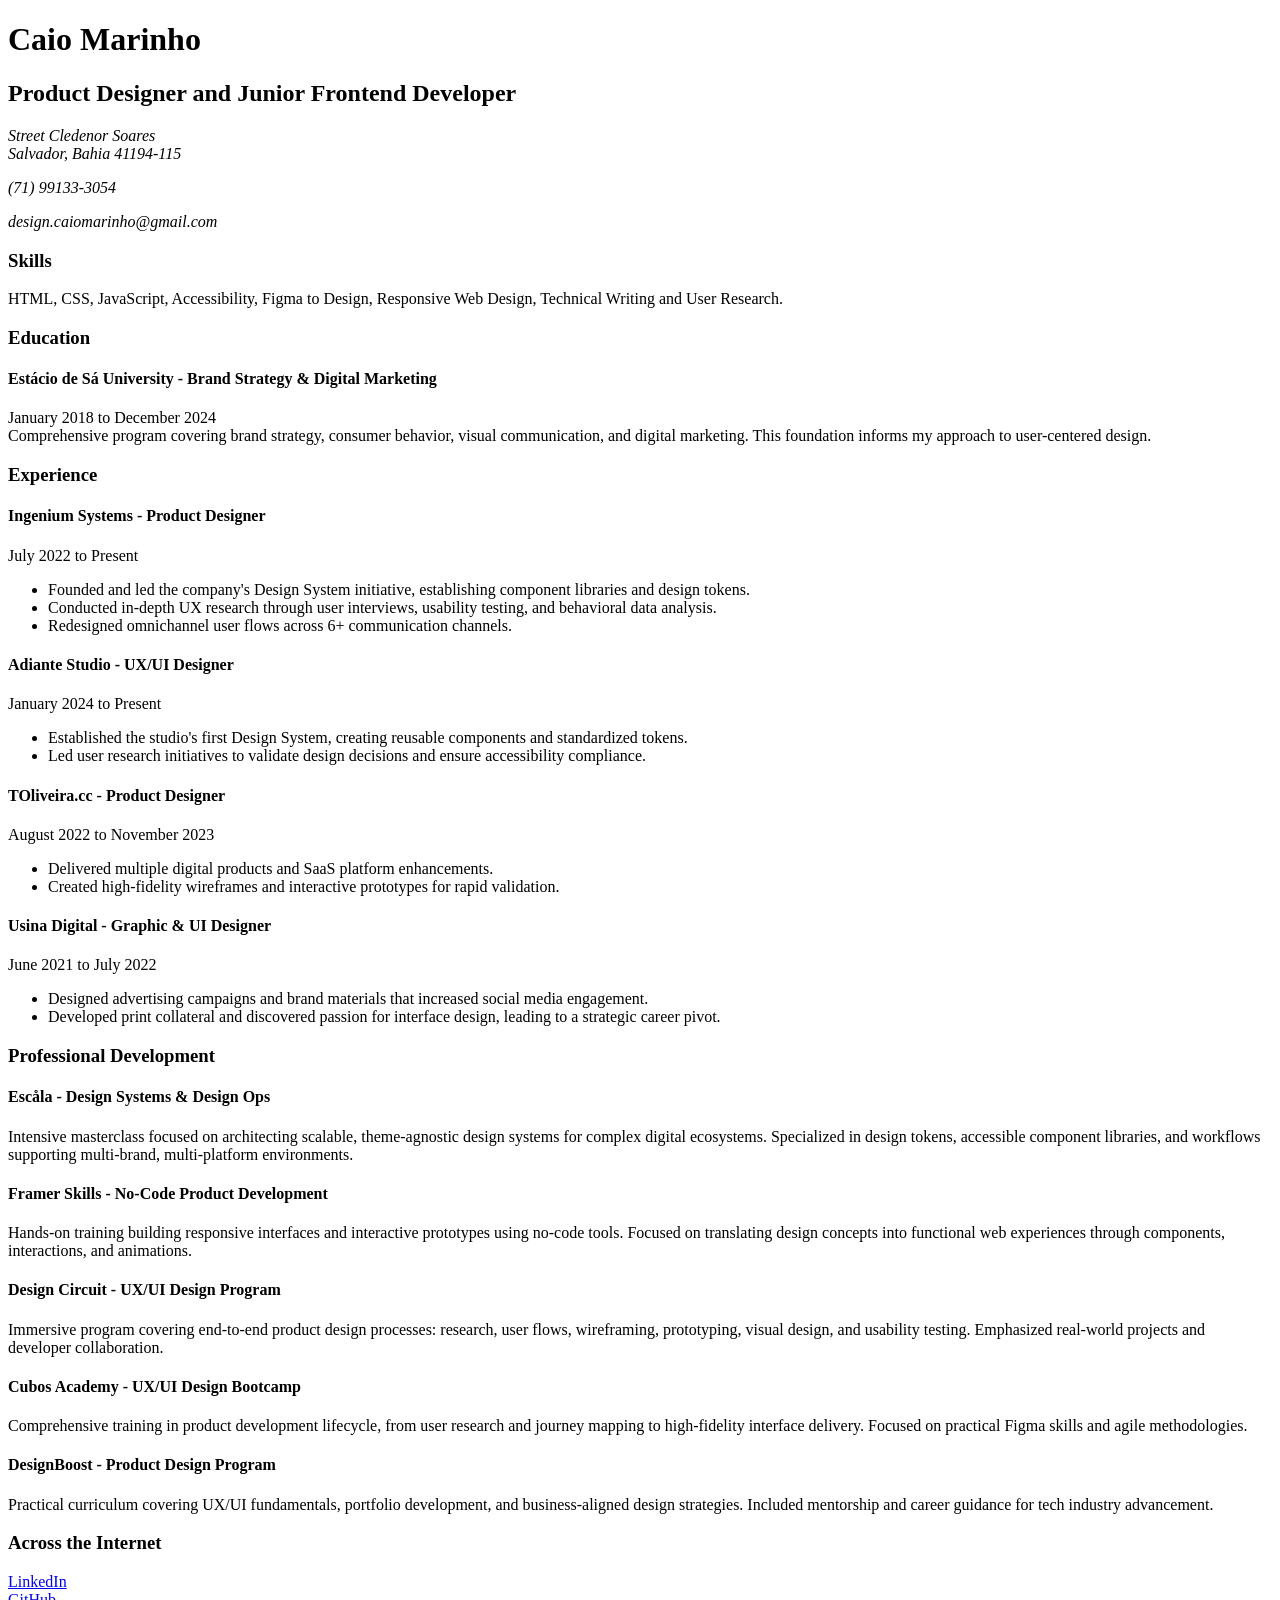
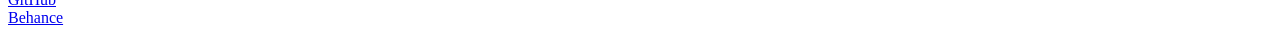
<file: projects/index.html>
<!DOCTYPE html>
<html lang="pt-br">
<head>
    <meta charset="UTF-8">
    <meta name="viewport" content="width=device-width, initial-scale=1.0">
    
    <meta name="description" content="Currículo profissional de Caio Marinho, Product Designer e Desenvolvedor Front-end.">
    <meta name="author" content="Caio Marinho">
    
    <meta property="og:title" content="Caio Marinho | Product Designer">
    <meta property="og:description" content="Confira a trajetória profissional e competências de Caio Marinho.">
    <meta property="og:type" content="website">
    
    <link href="https://framerusercontent.com/images/8NUTYY8hYOQUncHTPgMM720lU.png" rel="icon" media="(prefers-color-scheme: light)">
    <link href="https://framerusercontent.com/images/XTzjklWS74JCCVTM1DR8swigs.png" rel="icon" media="(prefers-color-scheme: dark)">

    <link rel="preconnect" href="https://fonts.googleapis.com">
    <link rel="preconnect" href="https://fonts.gstatic.com" crossorigin>
    <link href="https://fonts.googleapis.com/css2?family=Inter:wght@400;700&display=swap" rel="stylesheet">
    
    <title>Curriculum Vitae | Caio Marinho</title>
</head>

<body>
    <header>
      <h1>Caio Marinho</h1>
      <h2>Product Designer and Junior Frontend Developer</h2>
      <div class="contact-info">
        <address>
          Street Cledenor Soares<br />
          Salvador, Bahia 41194-115
          <p>(71) 99133-3054</p>
          <p>design.caiomarinho@gmail.com</p>
        </address>
      </div>
    </header>

    <main>
      <section class="skills">
        <h3 class="section-title">Skills</h3>
        <p>
          HTML, CSS, JavaScript, Accessibility, Figma to Design, Responsive Web Design, 
          Technical Writing and User Research.
        </p>
      </section>

      <section class="education">
        <h3 class="section-title">Education</h3>
        <h4>Estácio de Sá University - Brand Strategy & Digital Marketing</h4>
        <p>
          January 2018 to December 2024<br />
          Comprehensive program covering brand strategy, consumer behavior, visual communication, 
          and digital marketing. This foundation informs my approach to user-centered design.
        </p>
      </section>

      <section class="experience">
        <h3 class="section-title">Experience</h3>
        
        <article>
          <h4>Ingenium Systems - Product Designer</h4>
          <p>July 2022 to Present</p>
          <ul>
            <li>Founded and led the company's Design System initiative, establishing component libraries and design tokens.</li>
            <li>Conducted in-depth UX research through user interviews, usability testing, and behavioral data analysis.</li>
            <li>Redesigned omnichannel user flows across 6+ communication channels.</li>
          </ul>
        </article>

        <article>
          <h4>Adiante Studio - UX/UI Designer</h4>
          <p>January 2024 to Present</p>
          <ul>
            <li>Established the studio's first Design System, creating reusable components and standardized tokens.</li>
            <li>Led user research initiatives to validate design decisions and ensure accessibility compliance.</li>
          </ul>
        </article>

        <article>
          <h4>TOliveira.cc - Product Designer</h4>
          <p>August 2022 to November 2023</p>
          <ul>
            <li>Delivered multiple digital products and SaaS platform enhancements.</li>
            <li>Created high-fidelity wireframes and interactive prototypes for rapid validation.</li>
          </ul>
        </article>

        <article>
          <h4>Usina Digital - Graphic & UI Designer</h4>
          <p>June 2021 to July 2022</p>
          <ul>
            <li>Designed advertising campaigns and brand materials that increased social media engagement.</li>
            <li>Developed print collateral and discovered passion for interface design, leading to a strategic career pivot.</li>
          </ul>
        </article>
      </section>

      <section class="development">
        <h3 class="section-title">Professional Development</h3>
        
        <article>
            <h4>Escåla - Design Systems & Design Ops</h4>
            <p>Intensive masterclass focused on architecting scalable, theme-agnostic design systems for complex digital ecosystems. Specialized in design tokens, accessible component libraries, and workflows supporting multi-brand, multi-platform environments.</p>
        </article>

        <article>
            <h4>Framer Skills - No-Code Product Development</h4>
            <p>Hands-on training building responsive interfaces and interactive prototypes using no-code tools. Focused on translating design concepts into functional web experiences through components, interactions, and animations.</p>
        </article>

        <article>
            <h4>Design Circuit - UX/UI Design Program</h4>
            <p>Immersive program covering end-to-end product design processes: research, user flows, wireframing, prototyping, visual design, and usability testing. Emphasized real-world projects and developer collaboration.</p>
        </article>

        <article>
            <h4>Cubos Academy - UX/UI Design Bootcamp</h4>
            <p>Comprehensive training in product development lifecycle, from user research and journey mapping to high-fidelity interface delivery. Focused on practical Figma skills and agile methodologies.</p>
        </article>

        <article>
            <h4>DesignBoost - Product Design Program</h4>
            <p>Practical curriculum covering UX/UI fundamentals, portfolio development, and business-aligned design strategies. Included mentorship and career guidance for tech industry advancement.</p>
        </article>
      </section>

      <section class="internet">
        <h3 class="section-title">Across the Internet</h3>
        <a href="https://linkedin.com/in/caio-marinho">LinkedIn</a><br />
        <a href="https://github.com/caiomarinho">GitHub</a><br />
        <a href="https://behance.net/caiomarinho">Behance</a>
      </section>
    </main>
</body>
</html>
</file>
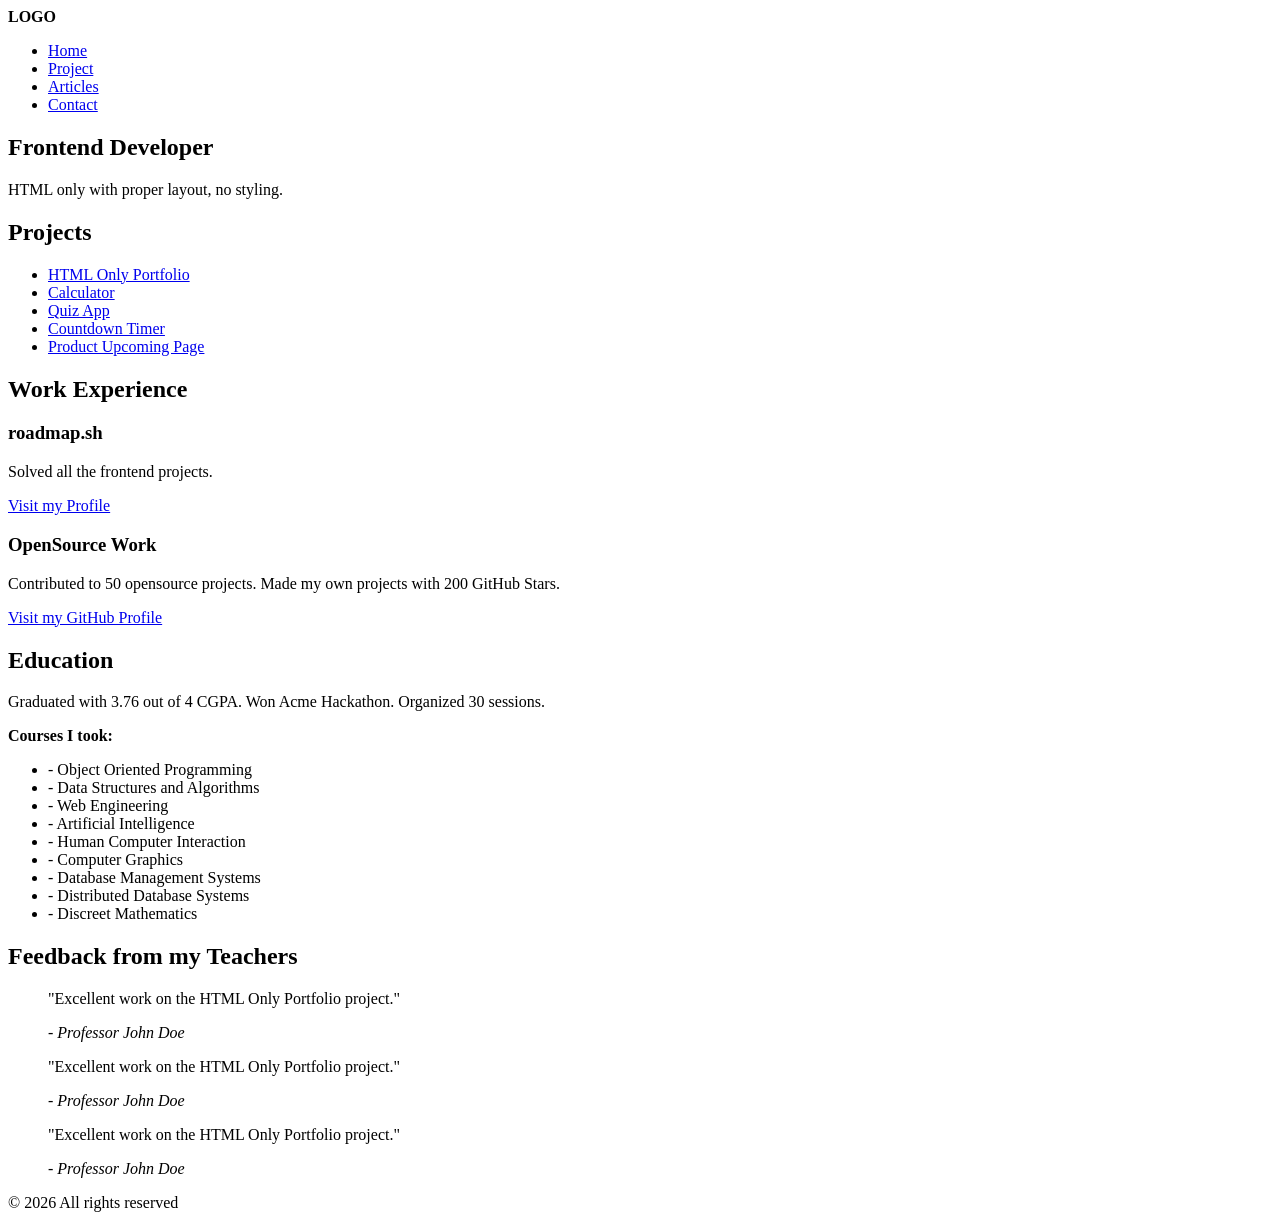
<file: projects/2.basic-html-website/index.html>
<!doctype html>
<html lang="pt-br">
    <head>
        <meta charset="UTF-8" />
        <meta name="viewport" content="width=device-width, initial-scale=1.0" />
        <meta name="description" content="My personal solutions for roadmap.sh frontend challenges. A Product Designer's journey into code." />
        <meta name="keywords" content="Frontend, Product Design, HTML, roadmap.sh, Caio Marinho" />
        <meta name="author" content="Caio Marinho" />
        <title>Home | Frontend Developer</title>
    </head>

    <body>
        <header>
            <nav class="container">
                <strong class="logo">LOGO</strong>
                <ul>
                    <li><a href="index.html">Home</a></li>
                    <li><a href="#">Project</a></li>
                    <li><a href="#">Articles</a></li>
                    <li><a href="#">Contact</a></li>
                </ul>
            </nav>
        </header>

        <main>
            <section class="hero">
                <h1>Frontend Developer</h1>
                <p>HTML only with proper layout, no styling.</p>
            </section>

            <div class="content-grid">
                <section class="project">
                    <h2>Projects</h2>
                    <ul>
                        <li><a href="#">HTML Only Portfolio</a></li>
                        <li><a href="#">Calculator</a></li>
                        <li><a href="#">Quiz App</a></li>
                        <li><a href="#">Countdown Timer</a></li>
                        <li><a href="#">Product Upcoming Page</a></li>
                    </ul>
                </section>

                <section class="work-experience">
                    <h2>Work Experience</h2>
                    <article>
                        <h3>roadmap.sh</h3>
                        <p>Solved all the frontend projects.</p>
                        <a href="#">Visit my Profile</a>
                    </article>
                    <article>
                        <h3>OpenSource Work</h3>
                        <p>
                            Contributed to 50 opensource projects. Made my own
                            projects with 200 GitHub Stars.
                        </p>
                        <a href="#">Visit my GitHub Profile</a>
                    </article>
                </section>

                <section class="education">
                    <h2>Education</h2>
                    <p>
                        Graduated with 3.76 out of 4 CGPA. Won Acme Hackathon.
                        Organized 30 sessions.
                    </p>
                    <p><strong>Courses I took:</strong></p>
                    <ul>
                        <li>- Object Oriented Programming</li>
                        <li>- Data Structures and Algorithms</li>
                        <li>- Web Engineering</li>
                        <li>- Artificial Intelligence</li>
                        <li>- Human Computer Interaction</li>
                        <li>- Computer Graphics</li>
                        <li>- Database Management Systems</li>
                        <li>- Distributed Database Systems</li>
                        <li>- Discreet Mathematics</li>
                    </ul>
                </section>
            </div>

            <section class="reviews">
                <h2>Feedback from my Teachers</h2>
                <article class="review-list">
                    <blockquote>
                        <p>
                            "Excellent work on the HTML Only Portfolio project."
                        </p>
                        <footer><cite>- Professor John Doe</cite></footer>
                    </blockquote>
                    <blockquote>
                        <p>
                            "Excellent work on the HTML Only Portfolio project."
                        </p>
                        <footer><cite>- Professor John Doe</cite></footer>
                    </blockquote>
                    <blockquote>
                        <p>
                            "Excellent work on the HTML Only Portfolio project."
                        </p>
                        <footer><cite>- Professor John Doe</cite></footer>
                    </blockquote>
                </article>
            </section>
        </main>

        <footer class="footer-container">
            <p>&copy; 2026 All rights reserved</p>
        </footer>
    </body>
</html>
</file>
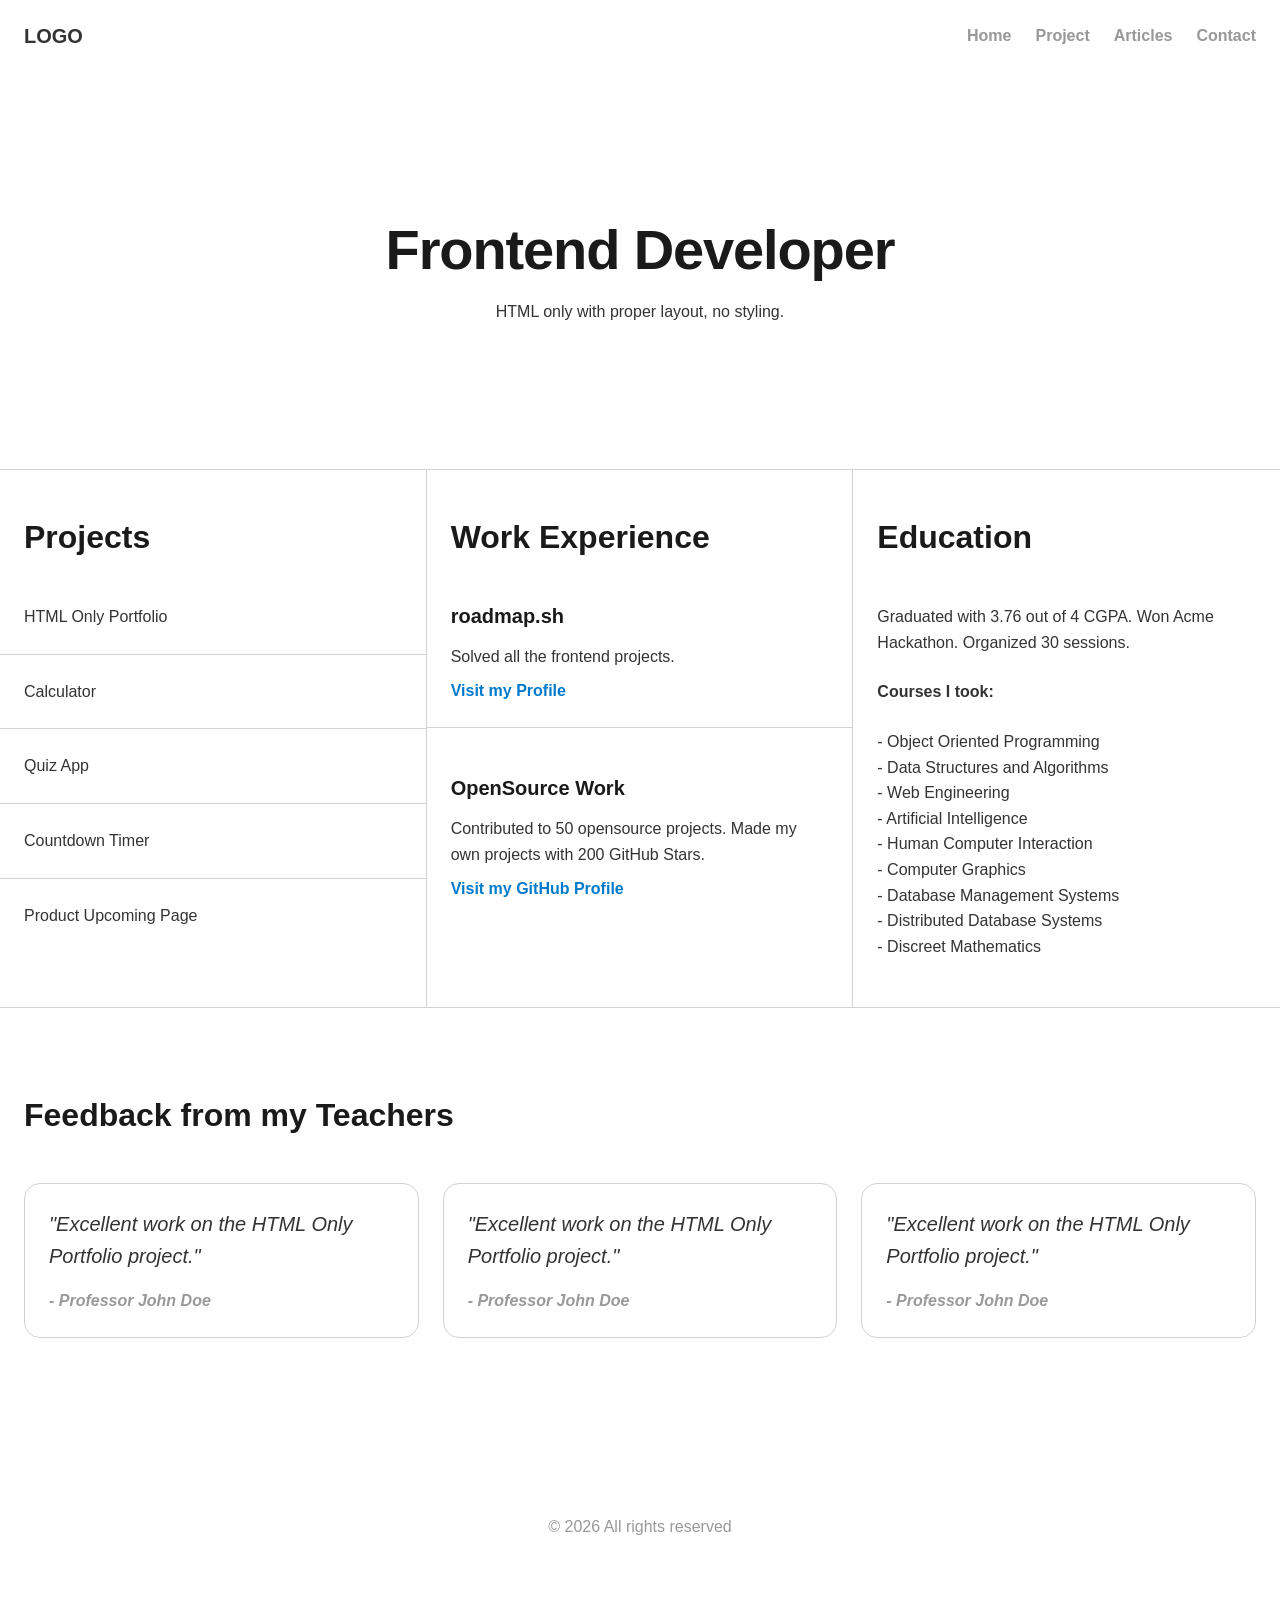
<file: projects/3.personal-portfolio/index.html>
<!doctype html>
<html lang="pt-br">
    <head>
        <meta charset="UTF-8" />
        <meta name="viewport" content="width=device-width, initial-scale=1.0" />
        <meta name="description" content="My personal solutions for roadmap.sh frontend challenges. A Product Designer's journey into code." />
        <meta name="keywords" content="Frontend, Product Design, HTML, CSS, roadmap.sh, Caio Marinho" />
        <meta name="author" content="Caio Marinho" />
        <link rel="stylesheet" href="style.css" />
        <title>Home | Frontend Developer</title>
    </head>

    <body>
        <header>
            <nav class="container">
                <strong class="logo">LOGO</strong>
                <ul>
                    <li><a href="index.html">Home</a></li>
                    <li><a href="">Project</a></li>
                    <li><a href="">Articles</a></li>
                    <li><a href="">Contact</a></li>
                </ul>
            </nav>
        </header>

        <main>
            <section class="hero">
                <h1>Frontend Developer</h1>
                <p>HTML only with proper layout, no styling.</p>
            </section>

            <div class="content-grid">
                <section class="project">
                    <h2>Projects</h2>
                    <ul>
                        <li><a href="#">HTML Only Portfolio</a></li>
                        <li><a href="#">Calculator</a></li>
                        <li><a href="#">Quiz App</a></li>
                        <li><a href="#">Countdown Timer</a></li>
                        <li><a href="#">Product Upcoming Page</a></li>
                    </ul>
                </section>

                <section class="work-experience">
                    <h2>Work Experience</h2>
                    <article>
                        <h3>roadmap.sh</h3>
                        <p>Solved all the frontend projects.</p>
                        <a href="#">Visit my Profile</a>
                    </article>
                    <article>
                        <h3>OpenSource Work</h3>
                        <p>
                            Contributed to 50 opensource projects. Made my own
                            projects with 200 GitHub Stars.
                        </p>
                        <a href="">Visit my GitHub Profile</a>
                    </article>
                </section>

                <section class="education">
                    <h2>Education</h2>
                    <p>
                        Graduated with 3.76 out of 4 CGPA. Won Acme Hackathon.
                        Organized 30 sessions.
                    </p>
                    <p><strong>Courses I took:</strong></p>
                    <ul>
                        <li>- Object Oriented Programming</li>
                        <li>- Data Structures and Algorithms</li>
                        <li>- Web Engineering</li>
                        <li>- Artificial Intelligence</li>
                        <li>- Human Computer Interaction</li>
                        <li>- Computer Graphics</li>
                        <li>- Database Management Systems</li>
                        <li>- Distributed Database Systems</li>
                        <li>- Discreet Mathematics</li>
                    </ul>
                </section>
            </div>

            <section class="reviews">
                <h2>Feedback from my Teachers</h2>
                <article class="review-list">
                    <blockquote>
                        <p>
                            "Excellent work on the HTML Only Portfolio project."
                        </p>
                        <footer><cite>- Professor John Doe</cite></footer>
                    </blockquote>
                    <blockquote>
                        <p>
                            "Excellent work on the HTML Only Portfolio project."
                        </p>
                        <footer><cite>- Professor John Doe</cite></footer>
                    </blockquote>
                    <blockquote>
                        <p>
                            "Excellent work on the HTML Only Portfolio project."
                        </p>
                        <footer><cite>- Professor John Doe</cite></footer>
                    </blockquote>
                </article>
            </section>
        </main>

        <footer class="footer-container">
            <p>&copy; 2026 All rights reserved</p>
        </footer>
    </body>
</html>
</file>
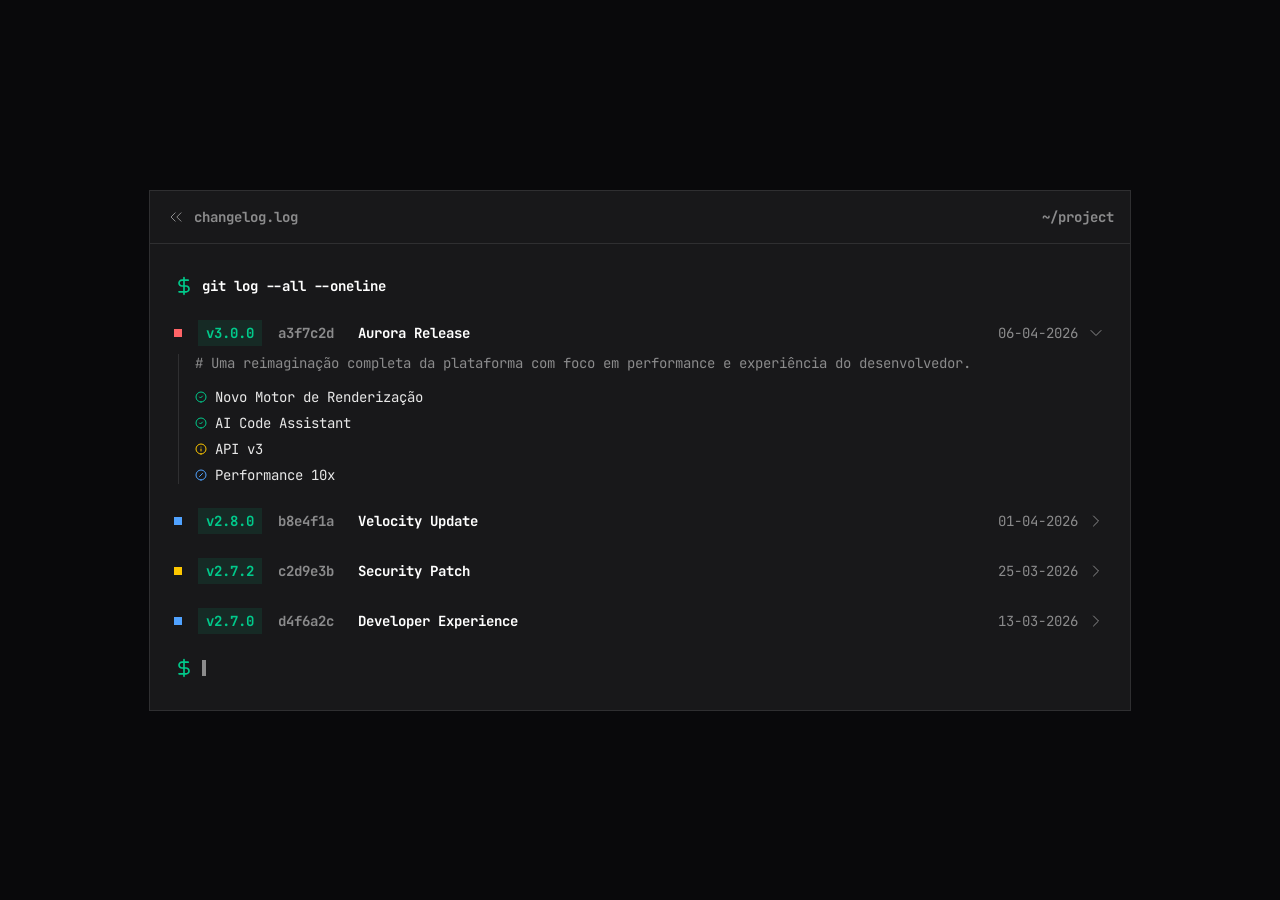
<file: projects/4.changelog-component/index.html>
<!doctype html>
<html lang="en">
    <head>
        <meta charset="UTF-8" />
        <meta name="viewport" content="width=device-width, initial-scale=1.0" />
        <title>Changelog</title>
        <link rel="stylesheet" href="style.css" />
        <link rel="preconnect" href="https://fonts.googleapis.com" />
        <link rel="preconnect" href="https://fonts.gstatic.com" crossorigin />
        <link rel="stylesheet" href="https://fonts.googleapis.com/css2?family=JetBrains+Mono:wght@400;700&display=swap" />
    </head>
    <body>
        <section class="terminalContainer">
            <div class="header">
                <div class="sidebarHeader">
                    <svg class="mutedIcon" width="20" height="20" viewBox="0 0 20 20" fill="none" xmlns="http://www.w3.org/2000/svg">
                        <path d="M9.16667 14.1667L5 10L9.16667 5.83334" stroke="currentColor" stroke-linecap="round" stroke-linejoin="round" />
                        <path d="M14.9997 14.1667L10.833 10L14.9997 5.83334" stroke="currentColor" stroke-linecap="round" stroke-linejoin="round" />
                    </svg>
                    <p class="textHeader">changelog.log</p>
                </div>
                <p class="textHeader">~/project</p>
            </div>

            <div class="logContainer">
                <div class="commandHeader">
                    <svg class="accentIcon" width="20" height="20" viewBox="0 0 20 20" fill="none" xmlns="http://www.w3.org/2000/svg">
                        <path d="M10 1.66667V18.3333" stroke="currentColor" stroke-width="1.66667" stroke-linecap="round" stroke-linejoin="round" />
                        <path d="M14.1667 4.16667H7.91667C7.14312 4.16667 6.40125 4.47396 5.85427 5.02094C5.30729 5.56792 5 6.30979 5 7.08334C5 7.85689 5.30729 8.59875 5.85427 9.14573C6.40125 9.69271 7.14312 10 7.91667 10H12.0833C12.8569 10 13.5987 10.3073 14.1457 10.8543C14.6927 11.4013 15 12.1431 15 12.9167C15 13.6902 14.6927 14.4321 14.1457 14.9791C13.5987 15.526 12.8569 15.8333 12.0833 15.8333H5" stroke="currentColor" stroke-width="1.66667" stroke-linecap="round" stroke-linejoin="round" />
                    </svg>
                    <p class="textBold main">git log --all --oneline</p>
                </div>

                <div class="commitsContainer">
                    <details class="commit" open>
                        <summary class="commitHeader">
                            <div class="commitInfo">
                                <div class="versionTagContainer">
                                    <div class="versionDotColor statusError"></div>
                                    <div class="versionTag">v3.0.0</div>
                                    <div class="textBold muted">a3f7c2d</div>
                                </div>
                                <p class="textBold main">Aurora Release</p>
                            </div>
                            <div class="dateContainer">
                                <p class="textRegular muted">06-04-2026</p>
                                <svg class="mutedIcon chevronIcon" width="20" height="20" viewBox="0 0 20 20" fill="none">
                                    <path d="M5 7.5L10 12.5L15 7.5" stroke="currentColor" stroke-linecap="round" stroke-linejoin="round" />
                                </svg>
                            </div>
                        </summary>
                        <div class="commitDetails">
                            <div class="commitDescriptionContainer">
                                <p class="textRegular muted"># Uma reimaginação completa da plataforma com foco em performance e experiência do desenvolvedor.</p>
                                <div class="commitChangesContainer">
                                    <div class="commitChange">
                                        <svg class="statusDefault" width="12" height="12" viewBox="0 0 12 12" fill="none"><path d="M6 11C8.76142 11 11 8.76142 11 6C11 3.23858 8.76142 1 6 1C3.23858 1 1 3.23858 1 6C1 8.76142 3.23858 11 6 11Z" stroke="currentColor" stroke-linecap="round" stroke-linejoin="round" /><path d="M4.5 6L5.5 7L7.5 5" stroke="currentColor" stroke-linecap="round" stroke-linejoin="round" /></svg>
                                        <p class="textRegular soft">Novo Motor de Renderização</p>
                                    </div>
                                    <div class="commitChange">
                                        <svg class="statusDefault" width="12" height="12" viewBox="0 0 12 12" fill="none"><path d="M6 11C8.76142 11 11 8.76142 11 6C11 3.23858 8.76142 1 6 1C3.23858 1 1 3.23858 1 6C1 8.76142 3.23858 11 6 11Z" stroke="currentColor" stroke-linecap="round" stroke-linejoin="round" /><path d="M4.5 6L5.5 7L7.5 5" stroke="currentColor" stroke-linecap="round" stroke-linejoin="round" /></svg>
                                        <p class="textRegular soft">AI Code Assistant</p>
                                    </div>
                                    <div class="commitChange">
                                        <svg class="statusWarning" width="12" height="12" viewBox="0 0 12 12" fill="none"><path d="M6 11C8.76142 11 11 8.76142 11 6C11 3.23858 8.76142 1 6 1C3.23858 1 1 3.23858 1 6C1 8.76142 3.23858 11 6 11Z" stroke="currentColor" stroke-linecap="round" stroke-linejoin="round" /><path d="M6 8V6" stroke="currentColor" stroke-linecap="round" stroke-linejoin="round" /><path d="M6 4H6.005" stroke="currentColor" stroke-linecap="round" stroke-linejoin="round" /></svg>
                                        <p class="textRegular soft">API v3</p>
                                    </div>
                                    <div class="commitChange">
                                        <svg class="statusSuccess" width="12" height="12" viewBox="0 0 12 12" fill="none"><path d="M6 11C8.76142 11 11 8.76142 11 6C11 3.23858 8.76142 1 6 1C3.23858 1 1 3.23858 1 6C1 8.76142 3.23858 11 6 11Z" stroke="currentColor" stroke-linecap="round" stroke-linejoin="round" /><path d="M4.5 7.5L7.5 4.5" stroke="currentColor" stroke-linecap="round" stroke-linejoin="round" /></svg>
                                        <p class="textRegular soft">Performance 10x</p>
                                    </div>
                                </div>
                            </div>
                        </div>
                    </details>

                    <div class="commit">
                        <div class="commitHeader">
                            <div class="commitInfo">
                                <div class="versionTagContainer">
                                    <div class="versionDotColor statusSuccess"></div>
                                    <div class="versionTag">v2.8.0</div>
                                    <div class="textBold muted">b8e4f1a</div>
                                </div>
                                <p class="textBold main">Velocity Update</p>
                            </div>
                            <div class="dateContainer">
                                <p class="textRegular muted">01-04-2026</p>
                                <svg class="mutedIcon chevronIcon static" width="20" height="20" viewBox="0 0 20 20" fill="none">
                                    <path d="M5 7.5L10 12.5L15 7.5" stroke="currentColor" stroke-linecap="round" stroke-linejoin="round" />
                                </svg>
                            </div>
                        </div>
                    </div>

                    <div class="commit">
                        <div class="commitHeader">
                            <div class="commitInfo">
                                <div class="versionTagContainer">
                                    <div class="versionDotColor statusWarning"></div>
                                    <div class="versionTag">v2.7.2</div>
                                    <div class="textBold muted">c2d9e3b</div>
                                </div>
                                <p class="textBold main">Security Patch</p>
                            </div>
                            <div class="dateContainer">
                                <p class="textRegular muted">25-03-2026</p>
                                <svg class="mutedIcon chevronIcon static" width="20" height="20" viewBox="0 0 20 20" fill="none">
                                    <path d="M5 7.5L10 12.5L15 7.5" stroke="currentColor" stroke-linecap="round" stroke-linejoin="round" />
                                </svg>
                            </div>
                        </div>
                    </div>

                    <div class="commit">
                        <div class="commitHeader">
                            <div class="commitInfo">
                                <div class="versionTagContainer">
                                    <div class="versionDotColor statusSuccess"></div>
                                    <div class="versionTag">v2.7.0</div>
                                    <div class="textBold muted">d4f6a2c</div>
                                </div>
                                <p class="textBold main">Developer Experience</p>
                            </div>
                            <div class="dateContainer">
                                <p class="textRegular muted">13-03-2026</p>
                                <svg class="mutedIcon chevronIcon static" width="20" height="20" viewBox="0 0 20 20" fill="none">
                                    <path d="M5 7.5L10 12.5L15 7.5" stroke="currentColor" stroke-linecap="round" stroke-linejoin="round" />
                                </svg>
                            </div>
                        </div>
                    </div>
                </div>

                <div class="footer">
                    <svg class="accentIcon" width="20" height="20" viewBox="0 0 20 20" fill="none" xmlns="http://www.w3.org/2000/svg">
                        <path d="M10 1.66667V18.3333" stroke="currentColor" stroke-width="1.66667" stroke-linecap="round" stroke-linejoin="round" />
                        <path d="M14.1667 4.16667H7.91667C7.14312 4.16667 6.40125 4.47396 5.85427 5.02094C5.30729 5.56792 5 6.30979 5 7.08334C5 7.85689 5.30729 8.59875 5.85427 9.14573C6.40125 9.69271 7.14312 10 7.91667 10H12.0833C12.8569 10 13.5987 10.3073 14.1457 10.8543C14.6927 11.4013 15 12.1431 15 12.9167C15 13.6902 14.6927 14.4321 14.1457 14.9791C13.5987 15.526 12.8569 15.8333 12.0833 15.8333H5" stroke="currentColor" stroke-width="1.66667" stroke-linecap="round" stroke-linejoin="round" />
                    </svg>
                    <div class="caret"></div>
                </div>
            </div>
        </section>
    </body>
</html>
</file>
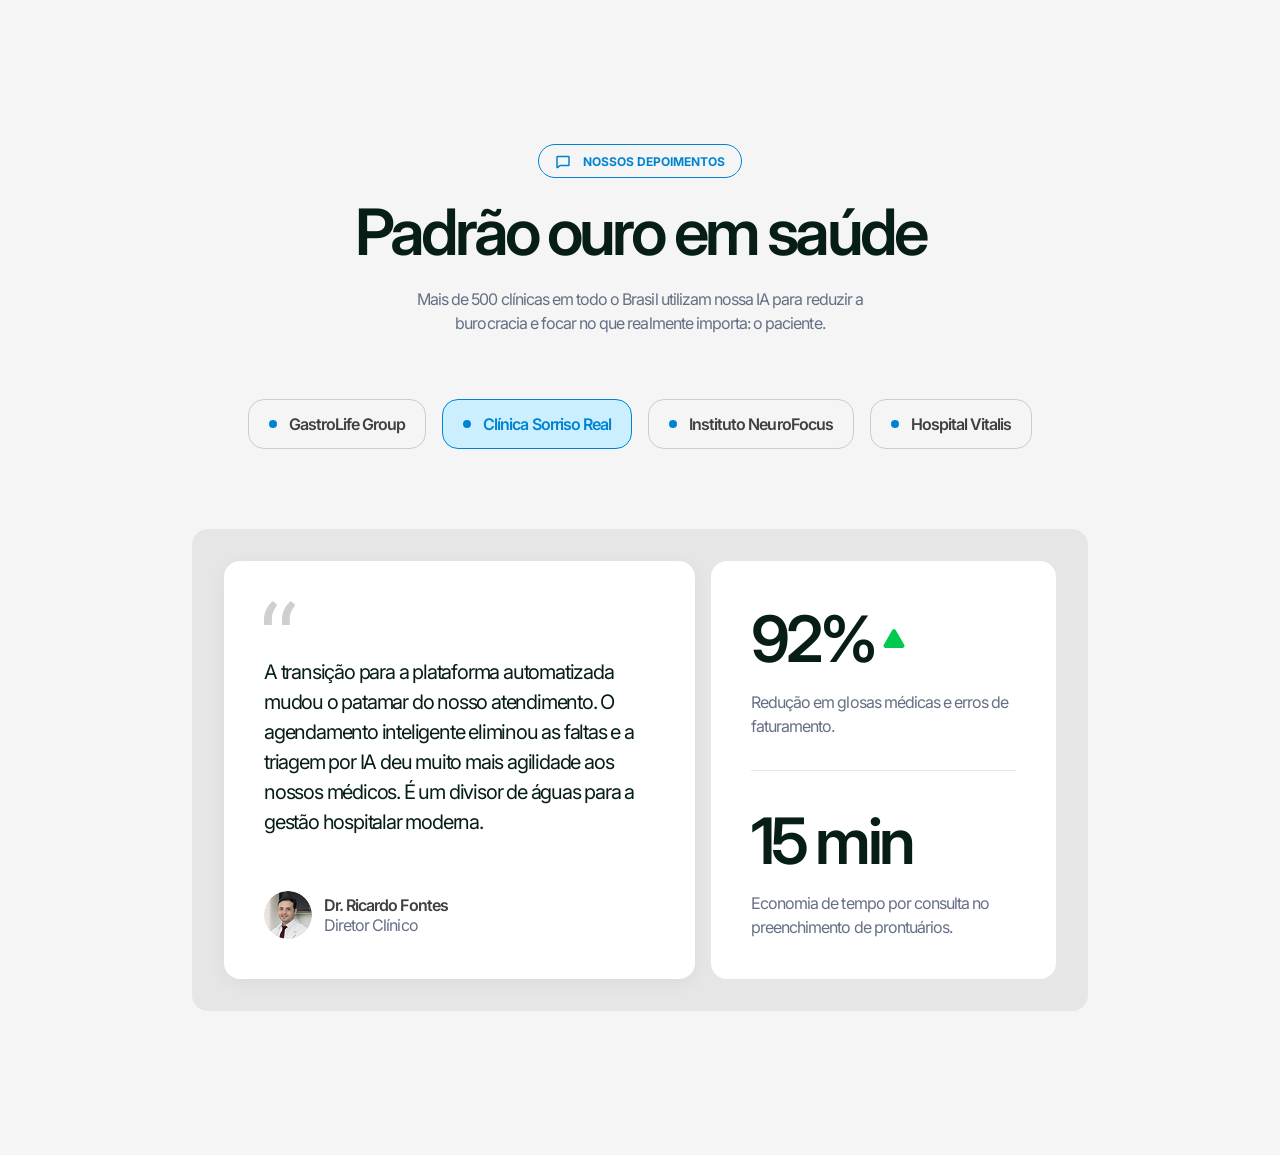
<file: projects/5.testimonial-cards/index.html>
<!doctype html>
<html lang="pt-br">
  <head>
    <meta charset="UTF-8" />
    <meta name="viewport" content="width=device-width, initial-scale=1.0" />
    <title>Testimonial Section</title>
    <link rel="preconnect" href="https://fonts.googleapis.com" />
    <link rel="preconnect" href="https://fonts.gstatic.com" crossorigin />
    <link
      href="https://fonts.googleapis.com/css2?family=Inter:ital,opsz,wght@0,14..32,100..900;1,14..32,100..900&display=swap"
      rel="stylesheet"
    />
    <link rel="stylesheet" href="style.css" />
  </head>
  <body>
    <section class="container">
      <div class="headerSection">
        <div class="subheaderSection">
          <div class="subtitleContainer">
            <svg
              class="icon-brand"
              width="16"
              height="16"
              viewBox="0 0 16 16"
              fill="none"
              xmlns="http://www.w3.org/2000/svg"
            >
              <g clip-path="url(#clip0_1104_286)">
                <path
                  d="M2.82188 14.3819C2.74905 14.4431 2.66025 14.4823 2.56591 14.4949C2.47158 14.5074 2.37562 14.4928 2.28931 14.4527C2.20301 14.4126 2.12994 14.3487 2.07869 14.2685C2.02744 14.1883 2.00014 14.0952 2 14V4C2 3.86739 2.05268 3.74021 2.14645 3.64645C2.24021 3.55268 2.36739 3.5 2.5 3.5H13.5C13.6326 3.5 13.7598 3.55268 13.8536 3.64645C13.9473 3.74021 14 3.86739 14 4V12C14 12.1326 13.9473 12.2598 13.8536 12.3536C13.7598 12.4473 13.6326 12.5 13.5 12.5H5L2.82188 14.3819Z"
                  stroke="currentColor"
                  stroke-width="1.5"
                  stroke-linecap="round"
                  stroke-linejoin="round"
                />
              </g>
              <defs>
                <clipPath id="clip0_1104_286">
                  <rect width="16" height="16" fill="white" />
                </clipPath>
              </defs>
            </svg>
            <p class="textHat">NOSSOS DEPOIMENTOS</p>
          </div>
          <h1>Padrão ouro em saúde</h1>
          <p class="bodyMd">
            Mais de 500 clínicas em todo o Brasil utilizam nossa IA para reduzir
            a burocracia e focar no que realmente importa: o paciente.
          </p>
        </div>
        <div class="buttonsContainer">
          <div class="buttonSecondary">
            <div class="dot"></div>
            <p class="labelButton">GastroLife Group</p>
          </div>
          <div class="buttonSecondary active">
            <div class="dot"></div>
            <p class="labelButton">Clínica Sorriso Real</p>
          </div>
          <div class="buttonSecondary">
            <div class="dot"></div>
            <p class="labelButton">Instituto NeuroFocus</p>
          </div>
          <div class="buttonSecondary">
            <div class="dot"></div>
            <p class="labelButton">Hospital Vitalis</p>
          </div>
        </div>
      </div>

      <div class="testimonialsContainer">
        <div class="contentContainer">
          <div class="testimonialCard">
            <svg
              class="icon-muted"
              width="32"
              height="24"
              viewBox="0 0 32 24"
              fill="none"
              xmlns="http://www.w3.org/2000/svg"
            >
              <path
                opacity="0.25"
                d="M0 24V17.6842C0 15.7661 0.339181 13.731 1.01754 11.5789C1.7193 9.40351 2.72515 7.30994 4.03509 5.29825C5.36842 3.26316 6.97076 1.49707 8.8421 0L13.3333 3.64912C11.8596 5.75439 10.5731 7.95322 9.47368 10.2456C8.39766 12.5146 7.85965 14.9474 7.85965 17.5439V24H0ZM17.9649 24V17.6842C17.9649 15.7661 18.3041 13.731 18.9825 11.5789C19.6842 9.40351 20.6901 7.30994 22 5.29825C23.3333 3.26316 24.9357 1.49707 26.807 0L31.2982 3.64912C29.8246 5.75439 28.538 7.95322 27.4386 10.2456C26.3626 12.5146 25.8246 14.9474 25.8246 17.5439V24H17.9649Z"
                fill="currentColor"
              />
            </svg>
            <div class="testimonialTextContainer">
              <p class="bodyLg">
                A transição para a plataforma automatizada mudou o patamar do
                nosso atendimento. O agendamento inteligente eliminou as faltas
                e a triagem por IA deu muito mais agilidade aos nossos médicos.
                É um divisor de águas para a gestão hospitalar moderna.
              </p>
              <div class="AuthorContainer">
                <img
                  src="./assets/author.png"
                  srcset="./assets/author.png 1x, ./assets/author@2x.png 2x"
                  alt="Dr. Ricardo Fontes"
                  width="48"
                  height="48"
                  decoding="async"
                />
                <div class="authorInfo">
                  <p class="bodyMd">Dr. Ricardo Fontes</p>
                  <p class="bodyMd">Diretor Clínico</p>
                </div>
              </div>
            </div>
          </div>
        </div>
        <div class="statisticsContainer">
          <div class="statisticItem">
            <div class="statsBlock">
              <h1>92%</h1>
              <svg
                class="icon-success"
                width="24"
                height="24"
                viewBox="0 0 24 24"
                fill="none"
                xmlns="http://www.w3.org/2000/svg"
              >
                <g clip-path="url(#clip0_1104_266)">
                  <path
                    d="M22.1982 19.8571C21.9962 20.2078 21.7046 20.4985 21.3532 20.6993C21.0018 20.9002 20.6033 21.0039 20.1985 20.9999H3.80167C3.39695 21.0039 2.99846 20.9002 2.64706 20.6993C2.29566 20.4985 2.004 20.2078 1.80198 19.8571C1.60486 19.5197 1.50098 19.136 1.50098 18.7453C1.50098 18.3545 1.60486 17.9708 1.80198 17.6334L9.99855 3.39556C10.2034 3.04674 10.4959 2.75752 10.847 2.55656C11.1981 2.3556 11.5956 2.24988 12.0001 2.24988C12.4046 2.24988 12.8022 2.3556 13.1532 2.55656C13.5043 2.75752 13.7968 3.04674 14.0017 3.39556L22.2001 17.6334C22.3969 17.9709 22.5005 18.3548 22.5002 18.7455C22.4998 19.1363 22.3956 19.5199 22.1982 19.8571Z"
                    fill="currentColor"
                  />
                </g>
                <defs>
                  <clipPath id="clip0_1104_266">
                    <rect width="24" height="24" fill="white" />
                  </clipPath>
                </defs>
              </svg>
            </div>
            <p class="bodyMd">
              Redução em glosas médicas e erros de faturamento.
            </p>
          </div>
          <div class="statisticItem">
            <h1>15 min</h1>
            <p class="bodyMd">
              Economia de tempo por consulta no preenchimento de prontuários.
            </p>
          </div>
        </div>
      </div>
    </section>
  </body>
</html>
</file>
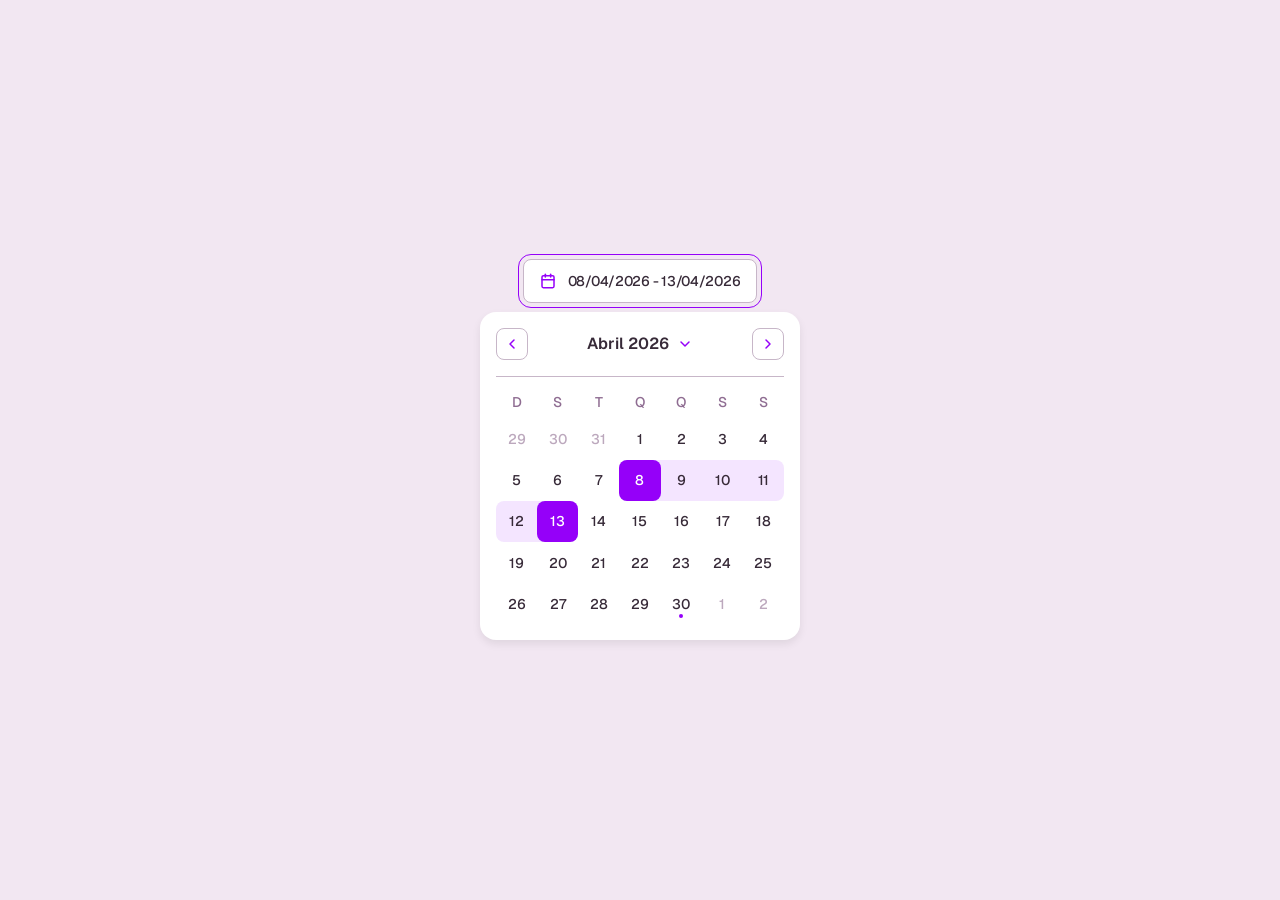
<file: projects/6.datepicker-ui/index.html>
<!doctype html>
<html lang="pt-br">
    <head>
        <meta charset="UTF-8" />
        <meta name="viewport" content="width=device-width, initial-scale=1.0" />
        <title>Datepicker UI - Challenge</title>

        <link rel="preconnect" href="https://fonts.googleapis.com" />
        <link rel="preconnect" href="https://fonts.gstatic.com" crossorigin />
        <link
            href="https://fonts.googleapis.com/css2?family=Geist:wght@100..900&display=swap"
            rel="stylesheet"
        />

        <link rel="stylesheet" href="style.css" />
    </head>
    <body>
        <div class="container">
            <div class="datepickerInputWrapper isFocused">
                <svg
                    class="icon"
                    width="16"
                    height="16"
                    viewBox="0 0 16 16"
                    fill="none"
                    xmlns="http://www.w3.org/2000/svg"
                >
                    <path
                        d="M5.33301 1.33337V4.00004"
                        stroke="currentColor"
                        stroke-width="1.5"
                        stroke-linecap="round"
                        stroke-linejoin="round"
                    />
                    <path
                        d="M10.667 1.33337V4.00004"
                        stroke="currentColor"
                        stroke-width="1.5"
                        stroke-linecap="round"
                        stroke-linejoin="round"
                    />
                    <path
                        d="M12.6667 2.66663H3.33333C2.59695 2.66663 2 3.26358 2 3.99996V13.3333C2 14.0697 2.59695 14.6666 3.33333 14.6666H12.6667C13.403 14.6666 14 14.0697 14 13.3333V3.99996C14 3.26358 13.403 2.66663 12.6667 2.66663Z"
                        stroke="currentColor"
                        stroke-width="1.5"
                        stroke-linecap="round"
                        stroke-linejoin="round"
                    />
                    <path
                        d="M2 6.66663H14"
                        stroke="currentColor"
                        stroke-width="1.5"
                        stroke-linecap="round"
                        stroke-linejoin="round"
                    />
                </svg>

                <input
                    type="text"
                    class="realInput"
                    value="08/04/2026 - 13/04/2026"
                    readonly
                    spellcheck="false"
                />
            </div>

            <div class="datepickerContainer">
                <header class="calendarHeader">
                    <button class="navButton">
                        <svg
                            class="icon"
                            width="16"
                            height="16"
                            viewBox="0 0 16 16"
                            fill="none"
                        >
                            <path
                                d="M10 12L6 8L10 4"
                                stroke="currentColor"
                                stroke-width="1.5"
                                stroke-linecap="round"
                                stroke-linejoin="round"
                            />
                        </svg>
                    </button>

                    <button class="monthSelector">
                        Abril 2026
                        <svg
                            class="icon"
                            width="16"
                            height="16"
                            viewBox="0 0 16 16"
                            fill="none"
                        >
                            <path
                                d="M4 6L8 10L12 6"
                                stroke="currentColor"
                                stroke-width="1.5"
                                stroke-linecap="round"
                                stroke-linejoin="round"
                            />
                        </svg>
                    </button>

                    <button class="navButton">
                        <svg
                            class="icon"
                            width="16"
                            height="16"
                            viewBox="0 0 16 16"
                            fill="none"
                        >
                            <path
                                d="M6 12L10 8L6 4"
                                stroke="currentColor"
                                stroke-width="1.5"
                                stroke-linecap="round"
                                stroke-linejoin="round"
                            />
                        </svg>
                    </button>
                </header>

                <div class="monthWrapper">
                    <div class="weekdaysGrid">
                        <span>D</span>
                        <span>S</span>
                        <span>T</span>
                        <span>Q</span>
                        <span>Q</span>
                        <span>S</span>
                        <span>S</span>
                    </div>
                    <div class="daysGrid">
                        <div class="dayWrapper isMuted"><button class="dayItem">29</button></div>
                        <div class="dayWrapper isMuted"><button class="dayItem">30</button></div>
                        <div class="dayWrapper isMuted"><button class="dayItem">31</button></div>
                        <div class="dayWrapper"><button class="dayItem">1</button></div>
                        <div class="dayWrapper"><button class="dayItem">2</button></div>
                        <div class="dayWrapper"><button class="dayItem">3</button></div>
                        <div class="dayWrapper"><button class="dayItem">4</button></div>
                        <div class="dayWrapper"><button class="dayItem">5</button></div>
                        <div class="dayWrapper"><button class="dayItem">6</button></div>
                        <div class="dayWrapper"><button class="dayItem">7</button></div>
                        <div class="dayWrapper isSelected isStart"><button class="dayItem">8</button></div>
                        <div class="dayWrapper isInRange"><button class="dayItem">9</button></div>
                        <div class="dayWrapper isInRange"><button class="dayItem">10</button></div>
                        <div class="dayWrapper isInRange"><button class="dayItem">11</button></div>
                        <div class="dayWrapper isInRange"><button class="dayItem">12</button></div>
                        <div class="dayWrapper isSelected isEnd"><button class="dayItem">13</button></div>
                        <div class="dayWrapper"><button class="dayItem">14</button></div>
                        <div class="dayWrapper"><button class="dayItem">15</button></div>
                        <div class="dayWrapper"><button class="dayItem">16</button></div>
                        <div class="dayWrapper"><button class="dayItem">17</button></div>
                        <div class="dayWrapper"><button class="dayItem">18</button></div>
                        <div class="dayWrapper"><button class="dayItem">19</button></div>
                        <div class="dayWrapper"><button class="dayItem">20</button></div>
                        <div class="dayWrapper"><button class="dayItem">21</button></div>
                        <div class="dayWrapper"><button class="dayItem">22</button></div>
                        <div class="dayWrapper"><button class="dayItem">23</button></div>
                        <div class="dayWrapper"><button class="dayItem">24</button></div>
                        <div class="dayWrapper"><button class="dayItem">25</button></div>
                        <div class="dayWrapper"><button class="dayItem">26</button></div>
                        <div class="dayWrapper"><button class="dayItem">27</button></div>
                        <div class="dayWrapper"><button class="dayItem">28</button></div>
                        <div class="dayWrapper"><button class="dayItem">29</button></div>
                        <div class="dayWrapper hasIndicator"><button class="dayItem">30</button></div>
                        <div class="dayWrapper isMuted"><button class="dayItem">1</button></div>
                        <div class="dayWrapper isMuted"><button class="dayItem">2</button></div>
                    </div>
                </div>
            </div>
        </div>
    </body>
</html>
</file>
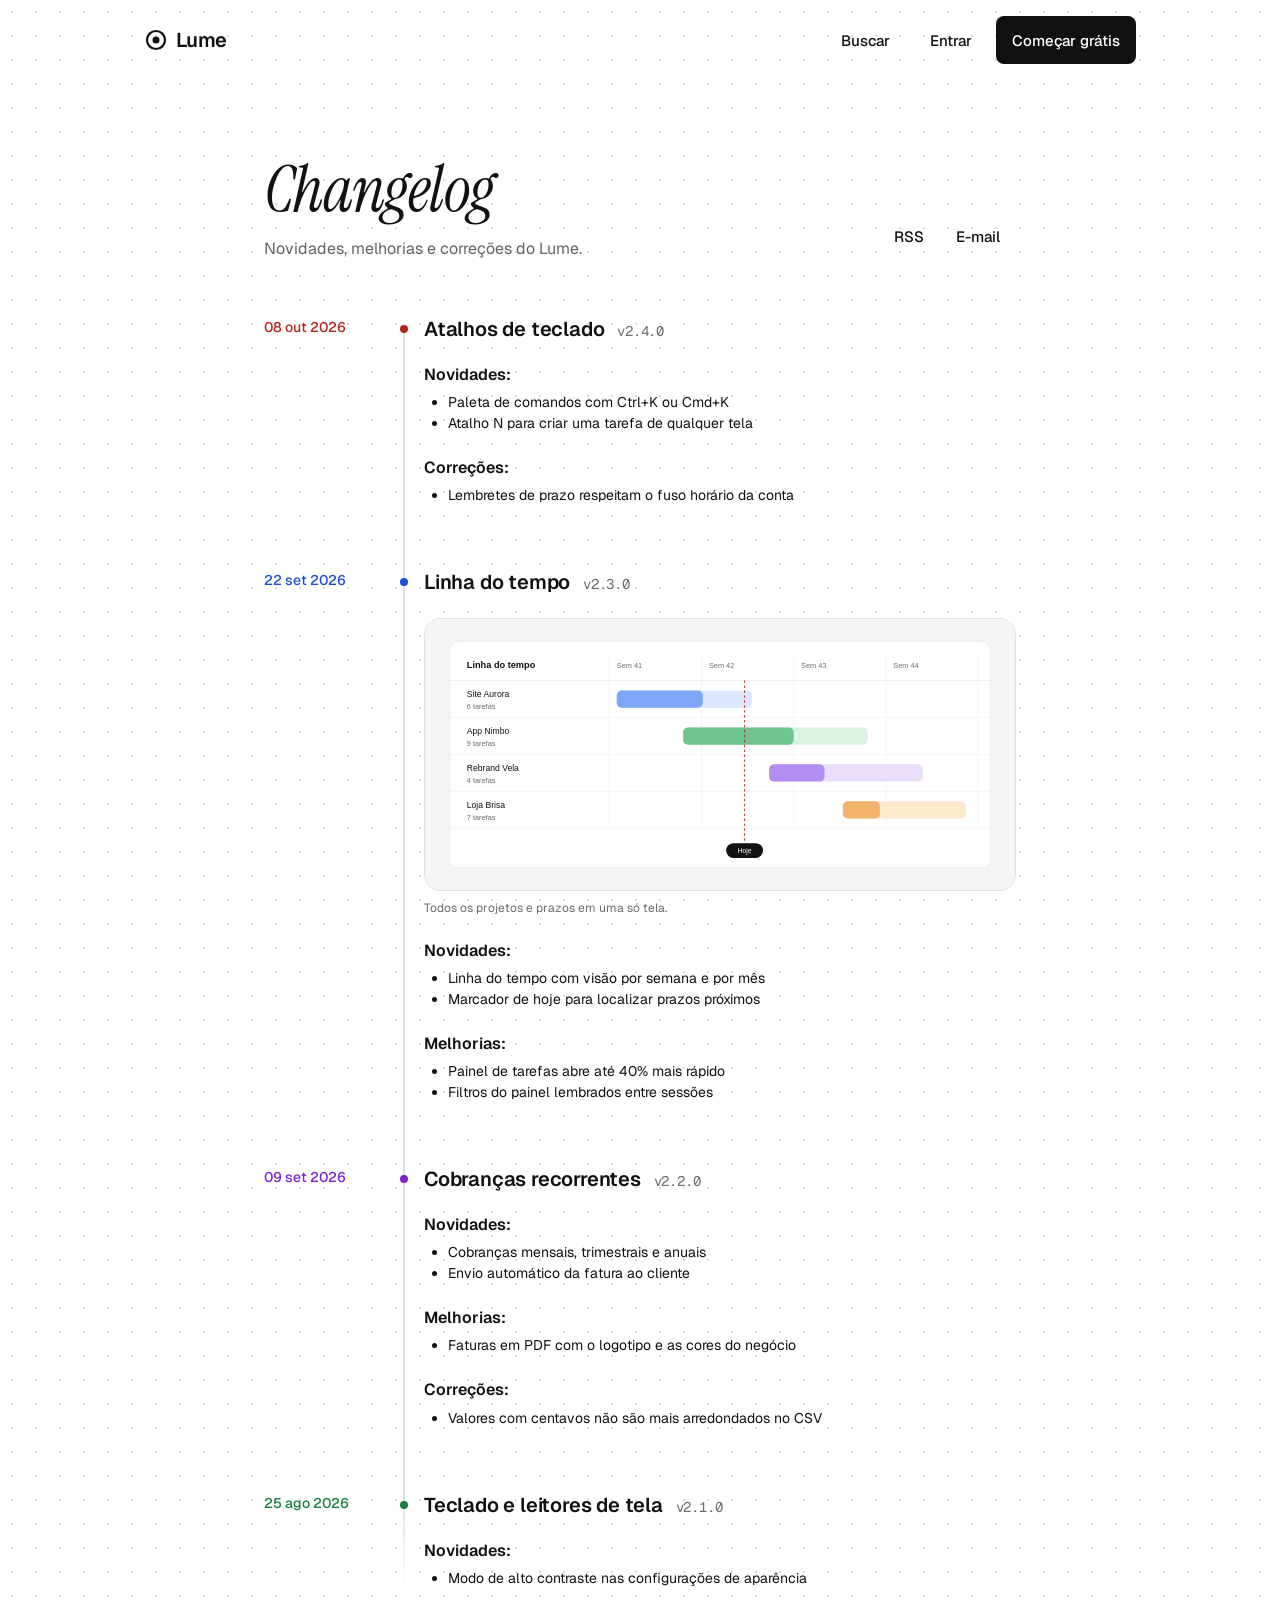
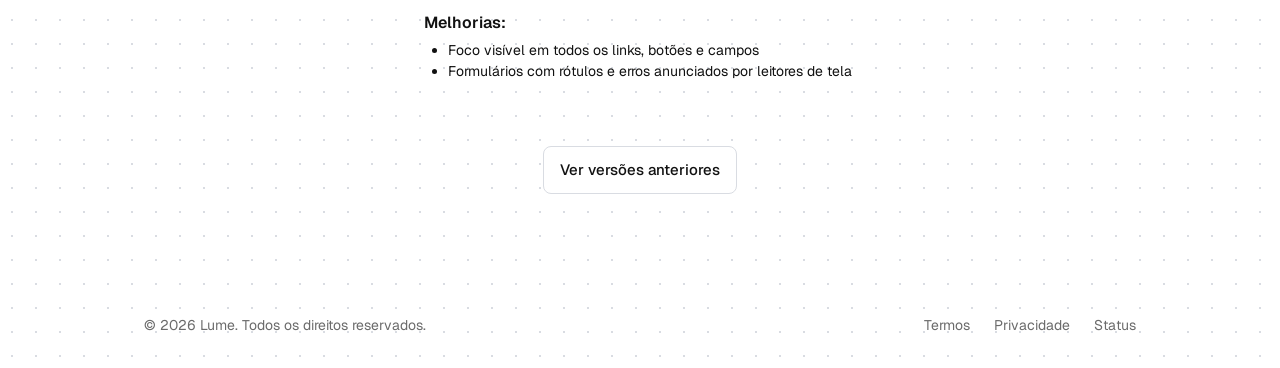
<file: projects/changelog-component/index.html>
<!DOCTYPE html>
<html lang="pt-br">
<head>
    <meta charset="UTF-8">
    <meta name="viewport" content="width=device-width, initial-scale=1.0">
    <link rel="preconnect" href="https://fonts.googleapis.com">
    <link rel="preconnect" href="https://fonts.gstatic.com" crossorigin>
    <link rel="stylesheet" href="https://fonts.googleapis.com/css2?family=Geist:wght@400;500;600&family=Geist+Mono:wght@400;500&family=Instrument+Serif:ital@1&display=swap">
    <meta name="description" content="Novidades, melhorias e correções do Lume.">
    <link rel="stylesheet" href="style.css">
    <title>Lume - Changelog</title>
</head>
<body>
    <header>
        <nav aria-label="main">
            <a href="#" class="brand">
                <img src="img/logo-lume.svg" alt="" width="24" height="24">
                Lume
            </a>
            <ul class="itens-header">
                <li>
                    <button class="ghost" type="button">Buscar</button>
                </li>
                <li>
                    <a href="#" class="ghost">Entrar</a>
                </li>
                <li>
                    <a href="#" class="primary">Começar grátis</a>
                </li>
            </ul>
        </nav>
    </header>

    <main>
        <section class="hero">
            <div class="title-hero">
                <h1>Changelog</h1>
                <p>Novidades, melhorias e correções do Lume.</p>
            </div>
            <ul class="links-hero">
                <li>
                    <a href="#" class="ghost">RSS</a>
                </li>
                <li>
                    <a href="#" class="ghost">E-mail</a>
                </li>
            </ul>
        </section>

        <section class="timeline" aria-label="versions">
            <article class="entry">
                <time datetime="2026-10-08" class="entry-date">
                    08 out 2026
                </time>

                <div class="entry-content">
                    <h2>Atalhos de teclado <span class="version">v2.4.0</span></h2>
                    <h3>Novidades:</h3>
                    <ul>
                        <li>Paleta de comandos com Ctrl+K ou Cmd+K</li>
                        <li>Atalho N para criar uma tarefa de qualquer tela</li>
                    </ul>
                    <h3>Correções:</h3>
                    <ul>
                        <li>Lembretes de prazo respeitam o fuso horário da conta</li>
                    </ul>
                </div>
            </article>

            <article class="entry">
                <time datetime="2026-09-22" class="entry-date">
                    22 set 2026
                </time>

                <div class="entry-content">
                    <h2>Linha do tempo <span class="version">v2.3.0</span></h2>

                    <figure>
                        <img src="img/timeline.svg" alt="Captura da nova linha do tempo do Lume, com quatro projetos em barras horizontais organizadas por semana">
                        <figcaption>Todos os projetos e prazos em uma só tela.</figcaption>
                    </figure>

                    <h3>Novidades:</h3>
                    <ul>
                        <li>Linha do tempo com visão por semana e por mês</li>
                        <li>Marcador de hoje para localizar prazos próximos</li>
                    </ul>
                    <h3>Melhorias:</h3>
                    <ul>
                        <li>Painel de tarefas abre até 40% mais rápido</li>
                        <li>Filtros do painel lembrados entre sessões</li>
                    </ul>
                </div>
            </article>

            <article class="entry">
                <time datetime="2026-09-09" class="entry-date">
                    09 set 2026
                </time>

                <div class="entry-content">
                    <h2>Cobranças recorrentes <span class="version">v2.2.0</span></h2>

                    <h3>Novidades:</h3>
                    <ul>
                        <li>Cobranças mensais, trimestrais e anuais</li>
                        <li>Envio automático da fatura ao cliente</li>
                    </ul>
                    <h3>Melhorias:</h3>
                    <ul>
                        <li>Faturas em PDF com o logotipo e as cores do negócio</li>
                    </ul>
                    <h3>Correções:</h3>
                    <ul>
                        <li>Valores com centavos não são mais arredondados no CSV</li>
                    </ul>
                </div>
            </article>

            <article class="entry">
                <time datetime="2026-08-25" class="entry-date">
                    25 ago 2026
                </time>

                <div class="entry-content">
                    <h2>Teclado e leitores de tela <span class="version">v2.1.0</span></h2>

                    <h3>Novidades:</h3>
                    <ul>
                        <li>Modo de alto contraste nas configurações de aparência</li>
                    </ul>
                    <h3>Melhorias:</h3>
                    <ul>
                        <li>Foco visível em todos os links, botões e campos</li>
                        <li>Formulários com rótulos e erros anunciados por leitores de tela</li>
                    </ul>
                </div>
            </article>
        </section>

        <div class="more-versions"><a href="#" class="secondary">Ver versões anteriores</a></div>
    </main>

    <footer>
        <p>© 2026 Lume. Todos os direitos reservados.</p>
        <nav aria-label="footer">
            <ul class="itens-footer">
                <li>
                    <a href="#">Termos</a>
                </li>
                <li>
                    <a href="#">Privacidade</a>
                </li>
                <li>
                    <a href="#">Status</a>
                </li>
            </ul>
        </nav>
    </footer>
</body>
</html>
</file>
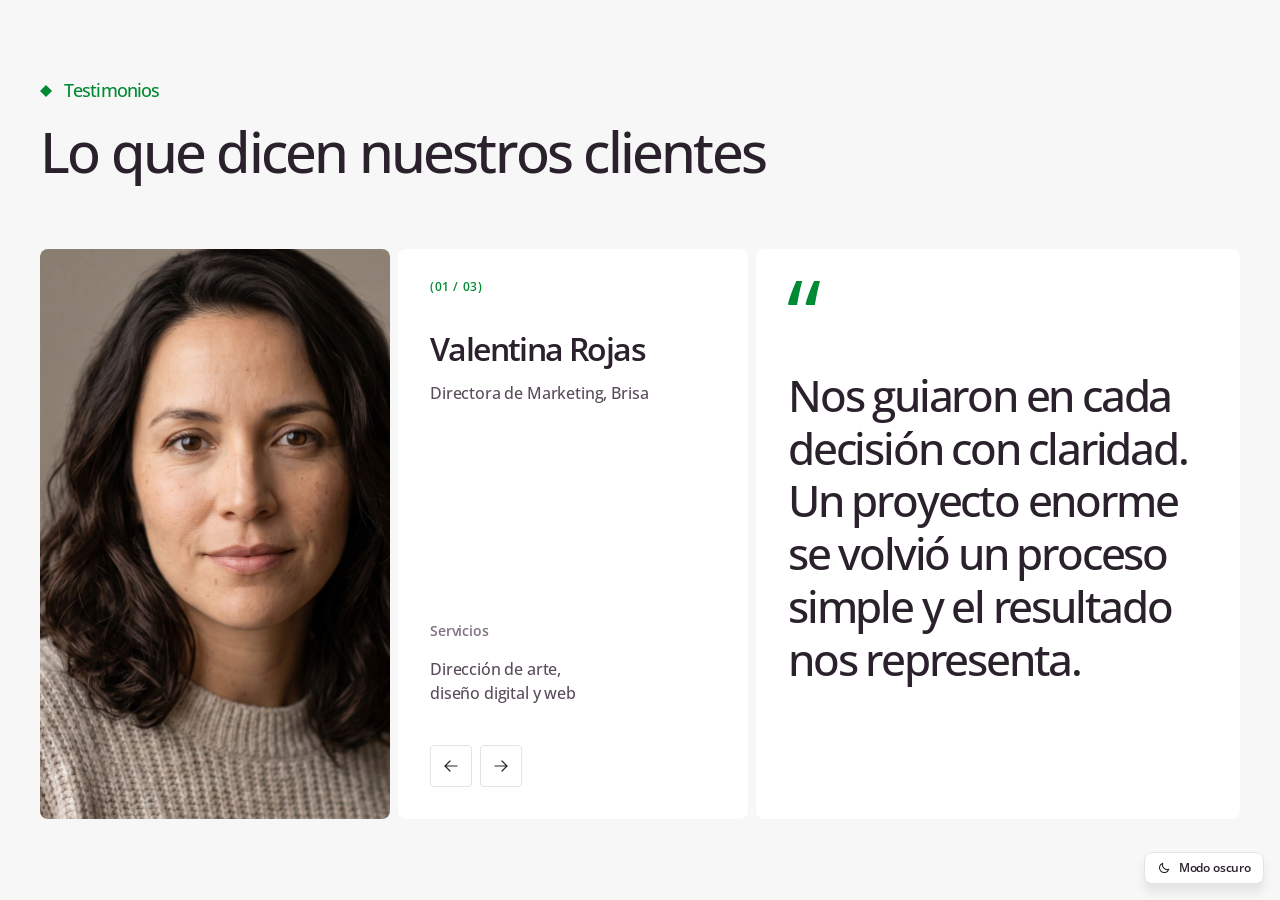
<file: projects/testimonial-card/index.html>
<!DOCTYPE html>
<html lang="es-ES">
<head>
    <meta charset="UTF-8">
    <meta name="viewport" content="width=device-width, initial-scale=1.0">
    <link rel="preconnect" href="https://fonts.googleapis.com">
    <link rel="preconnect" href="https://fonts.gstatic.com" crossorigin>
    <link rel="stylesheet" href="https://fonts.googleapis.com/css2?family=Open+Sans:wght@500;600&display=swap">
    <link rel="stylesheet" href="style.css">
    <title>Testimonial Card | HTML and CSS</title>
</head>
<body>
    <main>
        <section class="testimonial">
            <div class="title">
                <div class="overline-container">
                    <svg width="12" height="12" viewBox="0 0 12 12" fill="none" xmlns="http://www.w3.org/2000/svg" aria-hidden="true">
                        <rect y="6" width="8.48528" height="8.48528" transform="rotate(-45 0 6)" fill="currentColor"/>
                    </svg>
                    <p class="overline">Testimonios</p>
                </div>
                <h1 class="headline-large">Lo que dicen nuestros clientes</h1>
            </div>
            <article class="testimonial-card">
                <img src="img/woman-portrait.jpg" alt="Valentina Rojas" class="testimonial-picture">

                <div class="testimonial-info">
                    <div class="testimonial-header">
                        <p class="testimonial-counter">(01 / 03)</p>
                        <h2 class="headline-medium">Valentina Rojas</h2>
                        <p class="body-medium">Directora de Marketing, Brisa</p>
                    </div>

                    <div class="testimonial-footer">
                        <dl class="testimonial-services">
                            <dt class="body-small">Servicios</dt>
                            <dd class="body-medium">Dirección de arte, diseño digital y web</dd>
                        </dl>

                        <div class="testimonial-nav">
                            <button type="button" class="nav-button" aria-label="Testimonio anterior">
                                <svg width="16" height="16" viewBox="0 0 16 16" fill="none" xmlns="http://www.w3.org/2000/svg" aria-hidden="true">
                                    <path d="M7 3L2 8L7 13M2 8L14 8" stroke="currentColor" stroke-width="1.2" stroke-linecap="round" stroke-linejoin="round"/>
                                </svg>
                            </button>
                            <button type="button" class="nav-button" aria-label="Siguiente testimonio">
                                <svg width="16" height="16" viewBox="0 0 16 16" fill="none" xmlns="http://www.w3.org/2000/svg" aria-hidden="true">
                                    <path d="M9 13L14 8L9 3M14 8H2" stroke="currentColor" stroke-width="1.2" stroke-linecap="round" stroke-linejoin="round"/>
                                </svg>
                            </button>
                        </div>
                    </div>
                </div>

                <div class="testimonial-quote">
                    <svg class="quote-icon" width="32" height="24" viewBox="0 0 32 24" fill="none" xmlns="http://www.w3.org/2000/svg" aria-hidden="true">
                        <path d="M32 0C31.3233 2.45908 30.6465 5.12575 29.9698 8C29.3253 10.8423 28.7291 13.6527 28.1813 16.4311C27.6334 19.2096 27.1984 21.7325 26.8761 24H18.3202L17.5952 22.9461C18.1752 20.6148 18.9164 18.1238 19.8187 15.4731C20.7533 12.8224 21.7523 10.1717 22.8157 7.52096C23.9114 4.83832 25.007 2.33134 26.1027 0H32ZM14.2115 0C13.5347 2.45908 12.858 5.12575 12.1813 8C11.5368 10.8423 10.9406 13.6527 10.3927 16.4311C9.84491 19.2096 9.40987 21.7325 9.08761 24H0.58006L0 22.9461C0.58006 20.6148 1.30514 18.1238 2.17523 15.4731C3.07754 12.8224 4.06042 10.1717 5.12387 7.52096C6.18731 4.83832 7.26687 2.33134 8.36254 0H14.2115Z" fill="currentColor"/>
                    </svg>
                    <p class="quote-large">Nos guiaron en cada decisión con claridad. Un proyecto enorme se volvió un proceso simple y el resultado nos representa.</p>
                </div>
            </article>
        </section>
    </main>

    <label class="theme-toggle">
        <input type="checkbox" class="theme-toggle-input" aria-label="Modo oscuro">
        <span class="theme-toggle-option theme-toggle-to-dark" aria-hidden="true">
            <svg width="14" height="14" viewBox="0 0 16 16" fill="none" xmlns="http://www.w3.org/2000/svg">
                <path d="M13.5 9.5A5.5 5.5 0 0 1 6.5 2.5a5.5 5.5 0 1 0 7 7Z" stroke="currentColor" stroke-width="1.2" stroke-linecap="round" stroke-linejoin="round"/>
            </svg>
            Modo oscuro
        </span>
        <span class="theme-toggle-option theme-toggle-to-light" aria-hidden="true">
            <svg width="14" height="14" viewBox="0 0 16 16" fill="none" xmlns="http://www.w3.org/2000/svg">
                <circle cx="8" cy="8" r="3" stroke="currentColor" stroke-width="1.2"/>
                <path d="M8 1.5V3M8 13v1.5M1.5 8H3M13 8h1.5M3.4 3.4l1.06 1.06M11.54 11.54l1.06 1.06M3.4 12.6l1.06-1.06M11.54 4.46l1.06-1.06" stroke="currentColor" stroke-width="1.2" stroke-linecap="round"/>
            </svg>
            Modo claro
        </span>
    </label>
</body>
</html>
</file>
<file: projects/3.personal-portfolio/style.css>
:root {
    /* Colors */
    --border-color: #d2d2d2;
    --heading-color: #1a1a1a;
    --text-color: #333;
    --link-color: #007acc;
    --hover-bg-color: #f9f9f9;
    --muted-color: #999999;
    --bg-color: #fff;

    /* Spacing Scale */
    --gap-xs: 8px;
    --gap-sm: 16px;
    --gap-md: 24px; /* Default "Auto Layout" */
    --gap-lg: 48px; /* Space between smaller sections */
    --gap-xl: 88px; /* Space for large sections */
    --gap-hero: 144px;

    /* Typography */
    --main-font: "Inter", sans-serif;
}

/* 1. RESET & BASE STYLES */
* {
    margin: 0;
    padding: 0;
    box-sizing: border-box;
}

body {
    font-family: var(--main-font);
    line-height: 1.6;
    color: var(--text-color);
    background-color: var(--bg-color);
    -webkit-font-smoothing: antialiased;
}

a {
    text-decoration: none;
    color: inherit;
}

ul {
    list-style: none;
}

/* 2. GLOBAL TYPOGRAPHY */
h1,
h2,
h3 {
    line-height: 1.2;
    font-weight: 700;
    color: var(--heading-color);
}

h1 {
    font-size: 3.5rem;
    letter-spacing: -0.02em;
}

h2 {
    font-size: 2rem;
}
h3 {
    font-size: 1.25rem;
}
p {
    font-size: 1rem;
}
p strong {
    font-size: 1rem;
    font-weight: 700;
}

/* 3. LAYOUT CONTAINERS */
.container {
    max-width: 1920px;
    margin: 0 auto;
    padding: 0 var(--gap-md);
    width: 100%;
}

.content-grid {
    display: grid;
    grid-template-columns: repeat(3, 1fr);
    gap: 0;
}

/* 4. NAVBAR */
nav.container {
    display: flex;
    justify-content: space-between;
    align-items: center;
    padding: 20px 24px;
}

nav ul {
    display: flex;
    gap: var(--gap-md);
}

nav ul li a {
    font-weight: 600;
    opacity: 0.5;
    transition: opacity 0.3s ease;
}

nav ul li a:hover {
    opacity: 1;
}

.logo {
    font-size: 1.25rem;
    font-weight: 800;
    text-transform: uppercase;
}

/* 5. HERO SECTION */
.hero {
    display: flex;
    flex-direction: column;
    align-items: center;
    text-align: center;
    padding: var(--gap-hero) var(--gap-md);
    gap: var(--gap-sm);
    border-bottom: 1px solid var(--border-color);
}

/* 6. PROJECT CARDS */
.project {
    display: flex;
    flex-direction: column;
    padding-top: var(--gap-lg);
    gap: var(--gap-md);
    border-right: 1px solid var(--border-color);
}

.project:last-child {
    border-right: none;
}

.project ul li {
    border-bottom: 1px solid var(--border-color);
}

.project ul li:last-child {
    border-bottom: none;
}

.project ul li a {
    display: block;
    padding: var(--gap-md);
}

.project ul li a:hover {
    background-color: var(--hover-bg-color);
}

.project h2 {
    padding-left: var(--gap-md);
}

/* 7. WORK EXPERIENCE */
.work-experience {
    display: flex;
    flex-direction: column;
    padding-top: var(--gap-lg);
    gap: var(--gap-md);
    border-right: 1px solid var(--border-color);
}

.work-experience article {
    display: flex;
    flex-direction: column;
    padding: var(--gap-md);
    border-bottom: 1px solid var(--border-color);
}

.work-experience article:last-child {
    border-bottom: none;
}

.work-experience h2 {
    padding-left: var(--gap-md);
}

.work-experience h3 {
    margin-bottom: var(--gap-sm);
}

.work-experience a {
    display: inline-block;
    align-self: flex-start;
    margin-top: var(--gap-xs);
    color: var(--link-color);
    font-weight: 600;
}

/* 8. EDUCATION */
.education {
    display: flex;
    flex-direction: column;
    padding: var(--gap-lg) var(--gap-md);
}

.education h2 {
    margin-bottom: var(--gap-lg);
}

.education p {
    margin-bottom: var(--gap-md);
}

/* 9. REVIEWS */
.reviews {
    display: flex;
    flex-direction: column;
    padding: var(--gap-xl) var(--gap-md);
    gap: var(--gap-lg);
    border-top: 1px solid var(--border-color);
}

.review-list {
    display: flex;
    flex-direction: row;
    gap: var(--gap-md);
}

.reviews blockquote {
    flex: 1;
    display: flex;
    flex-direction: column;
    border: 1px solid var(--border-color);
    padding: var(--gap-md);
    border-radius: 16px;
}

.reviews blockquote p {
    font-size: 1.25rem;
    font-style: italic;
}

.reviews blockquote footer {
    margin-top: var(--gap-sm);
    font-size: 1rem;
    font-weight: 600;
    color: var(--muted-color);
}

/* 10. FOOTER */
.footer-container {
    display: flex;
    justify-content: center;
    align-items: center;
    padding: var(--gap-xl) var(--gap-md);
}

.footer-container p {
    font-size: 1rem;
    color: var(--muted-color);
}

/* 11. RESPONSIVE DESIGN */

@media (max-width: 1024px) {
    .content-grid {
        grid-template-columns: 1fr;
    }

    .project,
    .work-experience {
        border-right: none;
        border-bottom: 1px solid var(--border-color);
        padding-bottom: var(--gap-lg);
    }

    .review-list {
        flex-direction: column;
    }
}

@media (max-width: 768px) {
    h1 {
        font-size: 2.25rem;
        letter-spacing: -0.01em;
    }

    h2 {
        font-size: 1.75rem;
    }

    .hero {
        padding: var(--gap-xl) var(--gap-md); /* De 144px para 88px */
    }

    nav.container {
        flex-direction: column;
        gap: var(--gap-md);
        padding: var(--gap-md);
    }

    nav ul {
        gap: var(--gap-sm);
    }

    .footer-container {
        padding: var(--gap-lg) var(--gap-md);
        text-align: center;
    }
}
</file>
<file: projects/4.changelog-component/style.css>
/* 1. RESET */
* {
    margin: 0;
    padding: 0;
    box-sizing: border-box;
}

html, body {
    height: 100vh;
    overflow: hidden;
}

body {
    display: flex;
    justify-content: center;
    align-items: center;
    padding: 40px;
    background-color: var(--colorBgMain);
    color: var(--colorContentMain);
    font-family: var(--fontMono);
}

/* 2. DESIGN TOKENS */
:root {
    --colorBgMain: #09090b;
    --colorBgSurface: #18181a;
    --colorBgTag: #162a25;
    --colorBorder: #2f2f31;

    --colorContentMain: #ffffff;
    --colorContentMuted: #8B8B8C;
    --colorContentSoft: #E8E8E8;
    --colorContentGreen: #01ca8b;
    --colorContentRed: #ff6467;
    --colorContentYellow: #fdc700;
    --colorContentBlue: #50a2ff;
    --colorCaret: #8B8B8C;

    --fontMono: 'JetBrains Mono', monospace;
    --fontSizeBase: 14px;
    --fontWeightRegular: 400;
    --fontWeightBold: 700;

    --gapSm: 8px;
    --gapMd: 16px;
    --gapLg: 24px;
    --gapXl: 32px;
    --gapXxl: 40px;

    --paddingMd: 16px;
    --paddingLg: 24px;
    --paddingXl: 32px;
    
    --dotSize: 8px;
}

/* 3. TYPOGRAPHY */
.textBold, .versionTag {
    font-size: var(--fontSizeBase);
    font-weight: var(--fontWeightBold);
}

.textRegular {
    font-size: var(--fontSizeBase);
    font-weight: var(--fontWeightRegular);
}

.textHeader {
    font-size: var(--fontSizeBase);
    font-weight: var(--fontWeightBold);
    color: var(--colorContentMuted);
}

.main { color: var(--colorContentMain); }
.muted { color: var(--colorContentMuted); }
.soft { color: var(--colorContentSoft); }

/* 4. TERMINAL LAYOUT */
.terminalContainer {
    display: flex;
    flex-direction: column;
    width: 100%;
    max-width: 982px;
    background-color: var(--colorBgSurface);
    border: 1px solid var(--colorBorder);
    overflow: hidden;
}

.header {
    display: flex;
    justify-content: space-between;
    align-items: center;
    padding: var(--paddingMd);
    border-bottom: 1px solid var(--colorBorder);
}

.sidebarHeader, .commandHeader, .footer {
    display: flex;
    align-items: center;
    gap: var(--gapSm);
}

/* 5. LOG CONTENT AREA */
.logContainer {
    display: flex;
    flex-direction: column;
    gap: var(--gapLg);
    padding: var(--paddingXl) var(--gapLg);
}

.commitsContainer {
    display: flex;
    flex-direction: column;
    gap: var(--gapLg);
}

/* 6. COMMIT ITEM */
.commit {
    display: flex;
    flex-direction: column;
    gap: var(--gapSm);
}

.commitHeader {
    display: flex;
    justify-content: space-between;
    align-items: center;
    width: 100%;
}


summary {
    list-style: none;
    outline: none;
    cursor: pointer;
}
summary::-webkit-details-marker { display: none; }

.commitInfo, .versionTagContainer, .dateContainer, .commitChange {
    display: flex;
    align-items: center;
}

.commitInfo { gap: var(--gapLg); }
.versionTagContainer { gap: var(--gapMd); }
.dateContainer, .commitChange { gap: var(--gapSm); }


.chevronIcon { transition: transform 0.2s ease-in-out; }
details:not([open]) .chevronIcon, .chevronIcon.static { transform: rotate(-90deg); }

/* 7. COMMIT DETAILS */
.commitDetails {
    padding-left: 4px;
    margin-top: var(--gapSm);
}

.commitDescriptionContainer {
    display: flex;
    flex-direction: column;
    gap: var(--gapMd);
    padding-left: var(--gapMd);
    border-left: 1px solid var(--colorBorder);
}

.commitChangesContainer {
    display: flex;
    flex-direction: column;
    gap: var(--gapSm);
}

/* 8. CARET ANIMATION */
.caret {
    width: 4px;
    height: 1em;
    background-color: var(--colorCaret);
    animation: blink 1s step-end infinite;
}

@keyframes blink {
    50% { opacity: 0; }
}

/* 9. STATUS */
.versionDotColor {
    width: var(--dotSize);
    height: var(--dotSize);
    background-color: currentColor;
    flex-shrink: 0;
}

.versionTag {
    padding: 4px 8px;
    background-color: var(--colorBgTag);
    color: var(--colorContentGreen);
}

.softIcon { color: var(--colorContentSoft); }
.accentIcon { color: var(--colorContentGreen); }
.mutedIcon { color: var(--colorContentMuted); }

/* Semantic Status Colors */
.statusDefault { color: var(--colorContentGreen); }
.statusError { color: var(--colorContentRed); }
.statusWarning { color: var(--colorContentYellow); }
.statusSuccess { color: var(--colorContentBlue); }
</file>
<file: projects/5.testimonial-cards/style.css>
/* --- TOKENS DE DESIGN --- */
:root {
  /* Colors */
  --brand-base: #0084d1;
  --brand-light: #ccefff;
  --content-base: #071e16;
  --content-muted: #404040;
  --content-light: #667085;
  --content-main: #071e16;
  --content-brand: #0084d1;
  --content-success: #00c950;
  --bg-page: #f5f5f5;
  --surface-base: #e6e6e6;
  --surface-light: #ffffff;
  --border-base: #cccccc;
  --border-brand: #0084d1;

  --font-family: "Inter", sans-serif;

  --radius-full: 9999px;
  --radius-lg: 16px;
}

/* Typography */
h1 {
  font-size: 64px;
  font-weight: 600;
  line-height: 120%;
  letter-spacing: -0.06em;
  color: var(--content-base);
}

.bodyLg {
  font-size: 20px;
  font-weight: 400;
  line-height: 150%;
  letter-spacing: -0.06em;
  color: var(--content-base);
}

.bodyMd {
  font-size: 16px;
  font-weight: 400;
  line-height: 150%;
  letter-spacing: -0.06em;
  color: var(--content-light);
}

.labelButton {
  font-size: 16px;
  font-weight: 600;
  line-height: 100%;
  letter-spacing: -0.06em;
  color: var(--content-muted);
}

.textHat {
  font-size: 12px;
  font-weight: 700;
  letter-spacing: 0em;
  color: var(--content-brand);
}

/* Colors */
.icon-brand {
  color: var(--content-brand);
}

.icon-base {
  color: var(--content-base);
}

.icon-muted {
  color: var(--content-muted);
}

.icon-light {
  color: var(--content-light);
}

.icon-success {
  color: var(--content-success);
}

/* --- RESET --- */
* {
  margin: 0;
  padding: 0;
  box-sizing: border-box;
  -webkit-font-smoothing: antialiased;
}

body {
  display: flex;
  justify-content: center;
  min-height: 100vh;
  font-family: var(--font-family);
  background-color: var(--bg-page);
  color: var(--content-main);
}

.container {
  width: 100%;
  max-width: 1520px;
  padding: 144px 192px;
}

/* --- HEADER SECTION --- */
.headerSection {
  display: flex;
  flex-direction: column;
  align-items: center;
  text-align: center;
  gap: 64px;
}

.subheaderSection {
  display: flex;
  flex-direction: column;
  justify-content: center;
  align-items: center;
  width: 100%;
  max-width: 614px;
  gap: 16px;
}

.subheaderSection .bodyMd {
  max-width: 515px;
}

.subtitleContainer {
  display: flex;
  justify-content: center;
  align-items: center;
  gap: 12px;
  padding: 8px 16px;
  border: 1px solid var(--border-brand);
  border-radius: var(--radius-full);
}

/* --- BUTTONS --- */
.buttonsContainer {
  display: flex;
  align-items: center;
  gap: 16px;
}

.buttonSecondary {
  display: flex;
  justify-content: center;
  align-items: center;
  gap: 12px;
  padding: 16px 20px;
  background-color: transparent;
  border: 1px solid var(--border-base);
  border-radius: var(--radius-lg);
  cursor: pointer;
  transition: all 0.2s ease;
}

.buttonSecondary.active {
  background-color: var(--brand-light);
  border: 1px solid var(--brand-base);
}

.buttonSecondary.active .labelButton {
  color: var(--content-brand);
}

.dot {
  width: 8px;
  height: 8px;
  background-color: var(--brand-base);
  border-radius: 999px;
}

/* --- LAYOUT DE DEPOIMENTOS --- */
.testimonialsContainer {
  display: grid;
  grid-template-columns: 1fr 345px;
  align-items: stretch;
  gap: 16px;
  width: 100%;
  max-width: 1000px;
  margin: 80px auto 0 auto;
  padding: 32px;
  background-color: var(--surface-base);
  border-radius: 16px;
}

.contentContainer {
  display: flex;
  flex-direction: column;
  height: 100%;
}

.testimonialCard {
  display: flex;
  flex-direction: column;
  flex: 1;
  gap: 32px;
  padding: 40px;
  background-color: var(--surface-light);
  border-radius: 16px;
  box-shadow: 0 4px 20px rgba(0, 0, 0, 0.05);
}

.testimonialTextContainer {
  display: flex;
  flex-direction: column;
  flex: 1;
  gap: 24px;
}

/* --- AUTHOR INFO --- */
.AuthorContainer {
  display: flex;
  align-items: center;
  gap: 12px;
  margin-top: auto;
}

.AuthorContainer img {
  display: block;
  width: 48px;
  height: 48px;
  aspect-ratio: 1 / 1;
  border-radius: var(--radius-full);
  object-fit: cover;
}

.authorInfo {
  display: flex;
  flex-direction: column;
  justify-content: center;
  align-items: flex-start;
  gap: 4px;
}

.authorInfo .bodyMd:first-child {
  font-weight: 600;
  line-height: 100%;
  color: var(--content-muted);
}

.authorInfo .bodyMd:last-child {
  line-height: 100%;
  color: var(--content-light);
}

/* --- STATISTICS CONTAINER --- */
.statisticsContainer {
  display: flex;
  flex-direction: column;
  justify-content: center;
  gap: 32px;
  padding: 40px;
  background-color: var(--surface-light);
  border-radius: 16px;
}

.statisticItem {
  display: flex;
  flex-direction: column;
  align-items: flex-start;
  gap: 12px;
}

.statisticItem:first-child {
  padding-bottom: 32px;
  border-bottom: 1px solid var(--surface-base);
}

.statsBlock {
  display: flex;
  align-items: center;
  gap: 8px;
}

/* --- MEDIA QUERIES --- */
@media (max-width: 1180px) {
  .container {
    padding: 80px 40px;
  }

  .buttonsContainer {
    display: grid;
    grid-template-columns: repeat(2, 1fr);
    width: 100%;
    max-width: 800px;
    gap: 12px;
  }

  .buttonSecondary {
    width: 100%;
  }

  h1 {
    font-size: 48px;
  }
}

@media (max-width: 768px) {
  .container {
    padding: 64px 24px;
  }

  h1 {
    font-size: 48px;
  }

  .bodyLg {
    font-size: 18px;
  }

  .testimonialsContainer {
    grid-template-columns: 1fr;
    padding: 16px;
    gap: 24px;
  }

  .buttonsContainer {
    gap: 8px;
  }

  .subheaderSection {
    gap: 12px;
  }

@media (max-width: 480px) {
  .container {
    padding: 48px 24px;
  }

  h1 {
    font-size: 32px;
  }

  .bodyLg {
    font-size: 16px;
  }

  .bodyMd {
    font-size: 14px;
  }

  .textHat {
    font-size: 12px;
  }

  .buttonsContainer {
    grid-template-columns: 1fr;
    gap: 8px;
  }

  .testimonialsContainer {
    padding: 16px;
  }

  .testimonialCard {
    padding: 24px;
  }
}
}
</file>
<file: projects/6.datepicker-ui/style.css>
/* Root */
:root {
    --bgPage: #F2E7F2;
    --bgCard: #ffffff;
    --surfaceBrand: #9500f9;
    --surfaceBrandAlpha: rgba(149, 0, 249, 0.1);
    --contentMain: #372A38;
    --contentMuted: #8F6D92;
    --contentInative: #BCA8BD;
    --contentBrand: #9500f9;
    --borderDefault: #C7B6C8;
    --borderFocused: var(--surfaceBrand);
    --fontMain: 'Geist', -apple-system, BlinkMacSystemFont, 'Segoe UI', Roboto, sans-serif;
}

* {
    margin: 0;
    padding: 0;
    box-sizing: border-box;
}

body {
    font-family: var(--fontMain);
    background-color: var(--bgPage);
    color: var(--contentMain);
    -webkit-font-smoothing: antialiased;
    -moz-osx-font-smoothing: grayscale;
    display: flex;
    flex-direction: column;
    align-items: center;
    justify-content: center;
    min-height: 100vh;
}

.container {
    display: flex;
    flex-direction: column;
    align-items: center;
    gap: 8px;
}

/* Icons and Indicators */
.icon {
    color: var(--contentBrand);
    flex-shrink: 0;
    transition: color 0.2s ease;
}

.dayWrapper.hasIndicator .dayItem::after {
    content: '';
    position: absolute;
    bottom: 6px;
    width: 4px;
    height: 4px;
    background-color: var(--contentBrand);
    border-radius: 50%;
}

/* Input */
.datepickerInputWrapper {
    display: flex;
    align-items: center;
    gap: 12px;
    background-color: var(--bgCard);
    padding: 12px 16px;
    border-radius: 8px;
    width: fit-content;
    border: 1px solid var(--borderDefault);
    transition: all 0.2s cubic-bezier(0.4, 0, 0.2, 1);
    cursor: pointer;
}

.datepickerInputWrapper.isFocused {
    outline: 1px solid var(--surfaceBrand);
    outline-offset: 4px; 
    box-shadow: none;
    transform: translateY(-1px);
}

.realInput {
    border: none;
    outline: none;
    background: transparent;
    width: 100%;
    font-family: var(--fontMain);
    font-size: 14px;
    font-weight: 500;
    color: var(--contentMain);
    letter-spacing: -0.02em;
    cursor: pointer;
    field-sizing: content;
}

.realInput::placeholder {
    color: var(--contentMuted);
}

/* Calendar */
.datepickerContainer {
    display: flex;
    flex-direction: column;
    background-color: var(--bgCard);
    border-radius: 16px;
    padding: 16px;
    width: 320px;
    gap: 16px;
    box-shadow: 0 4px 8px rgba(0, 0, 0, 0.08);
}

.calendarHeader {
    display: flex;
    align-items: center;
    justify-content: space-between;
    padding-bottom: 16px;
    border-bottom: 1px solid var(--borderDefault);
}

.navButton {
    display: flex;
    align-items: center;
    justify-content: center;
    width: 32px;
    height: 32px;
    border-radius: 8px;
    border: 1px solid var(--borderDefault);
    background: transparent;
    color: var(--contentBrand);
    cursor: pointer;
    transition: background 0.2s;
}

.navButton:hover {
    background-color: var(--surfaceBrandAlpha);
}

.monthWrapper {
    display: flex;
    flex-direction: column;
}

.monthSelector {
    display: flex;
    align-items: center;
    gap: 8px;
    border: none;
    background: transparent;
    font-family: var(--fontMain);
    font-size: 16px;
    font-weight: 600; /* Removido o typo de "00" para "600" com base no seu conceito anterior */
    color: var(--contentMain);
    cursor: pointer;
}

/* Weekdays Grids */
.weekdaysGrid, .daysGrid {
    display: grid;
    grid-template-columns: repeat(7, 1fr);
    text-align: center;
}

.weekdaysGrid {
    margin-bottom: 8px;
}

.weekdaysGrid span {
    font-size: 14px;
    font-weight: 500;
    color: var(--contentMuted);
}

.daysGrid {
    gap: 0;
}

/* Range Background */
.dayWrapper {
    aspect-ratio: 1;
    display: flex;
    align-items: center;
    justify-content: center;
    position: relative;
}

.dayWrapper.isInRange,
.dayWrapper.isStart,
.dayWrapper.isEnd {
    background-color: var(--surfaceBrandAlpha);
}

.dayWrapper.isStart {
    border-radius: 8px 0 0 8px;
}

.dayWrapper.isEnd {
    border-radius: 0 8px 8px 0;
}

.dayWrapper.isInRange:nth-child(7n + 1) {
    border-radius: 8px 0 0 8px;
}

.dayWrapper.isInRange:nth-child(7n) {
    border-radius: 0 8px 8px 0;
}

.dayWrapper.isStart:nth-child(7n),
.dayWrapper.isEnd:nth-child(7n + 1) {
    border-radius: 8px;
}

/* Day Items */
.dayItem {
    aspect-ratio: 1;
    display: flex;
    align-items: center;
    justify-content: center;
    border: none;
    background: transparent;
    font-family: var(--fontMain);
    font-size: 14px;
    font-weight: 500;
    color: var(--contentMain);
    cursor: pointer;
    position: absolute;
    inset: 0;
    border-radius: 8px;
    transition: all 0.2s;
    z-index: 1;
}

.dayItem:hover:not(.isSelected) {
    background-color: var(--surfaceBrandAlpha);
}

.dayWrapper.isInRange .dayItem:hover {
    background-color: transparent;
}

.dayWrapper.isMuted .dayItem {
    color: var(--contentInative);
}

.dayWrapper.isMuted .dayItem:hover {
    color: var(--contentMain);
    background-color: var(--surfaceBrandAlpha);
}

.dayItem.isSelected,
.dayWrapper.isSelected .dayItem {
    background-color: var(--surfaceBrand);
    color: white;
}
</file>
<file: projects/changelog-component/style.css>
/* Variables */
:root {
    --color-text: #111111;
    --color-text-secondary: #5f6368;
    --color-text-muted: #6b6b6b;

    --color-border: #dcdfe4;
    --color-border-secondary: #d9dce2;
    --color-dots: #d9dce2;

    --color-background: #ffffff;
    --color-hover: #f3f3f3;
    --color-primary-hover: #333333;

    --color-entry-1: #b42318;
    --color-entry-2: #1d4ed8;
    --color-entry-3: #7e22ce;
    --color-entry-4: #15803d;

    --font-sans: 'Geist', system-ui, -apple-system, 'Segoe UI', sans-serif;
    --font-mono: 'Geist Mono', ui-monospace, Menlo, monospace;
    --font-serif: 'Instrument Serif', Georgia, 'Times New Roman', serif;
}


/* Base */
*, *::before, *::after {
    box-sizing: border-box;
}

body, h1, h2, h3, p, figure {
    margin: 0;
}

body {
    font-family: var(--font-sans);
    font-size: 15px;
    font-weight: 400;
    line-height: 1.5;

    color: var(--color-text);
    background-color: var(--color-background);

    background-image: radial-gradient(var(--color-dots) 1px, transparent 1px);
    background-size: 24px 24px;
}

a {
    text-decoration: none;

    color: inherit;
}

:focus-visible {
    outline: 2px solid var(--color-text);
    outline-offset: 2px;
}


/* Header */
header {
    max-width: 1040px;
    margin: 0 auto;
    padding: 16px 24px;
}

header nav {
    display: flex;
    align-items: center;
    justify-content: space-between;
    gap: 24px;
}

.brand {
    display: inline-flex;
    align-items: center;
    gap: 8px;
    min-height: 48px;

    font-size: 20px;
    font-weight: 600;
    letter-spacing: -0.03em;
}

.itens-header {
    display: flex;
    align-items: center;
    gap: 8px;
    margin: 0;
    padding: 0;
    list-style: none;
}


/* Main */
main {
    max-width: 800px;
    margin: 0 auto;
    padding: 72px 24px 96px;
}


/* Buttons */
.ghost,
.primary,
.secondary {
    display: inline-flex;
    align-items: center;
    min-height: 48px;
    border-radius: 8px;

    font-family: inherit;
    font-size: 15px;
    font-weight: 500;
    line-height: 1;

    cursor: pointer;

    transition: background-color 0.15s ease;
}

.ghost {
    padding: 0 16px;
    border: 0;

    color: var(--color-text);
    background-color: transparent;
}

.ghost:hover {
    background-color: var(--color-hover);
}

.primary {
    padding: 0 16px;

    color: var(--color-background);
    background-color: var(--color-text);
}

.primary:hover {
    background-color: var(--color-primary-hover);
}

.secondary {
    padding: 0 16px;
    border: 1px solid var(--color-border-secondary);

    color: var(--color-text);
    background-color: var(--color-background);
}

.secondary:hover {
    background-color: var(--color-hover);
}


/* Hero */
.hero {
    display: flex;
    align-items: end;
    justify-content: space-between;
    gap: 24px;

    padding-bottom: 56px;
}

h1 {
    font-family: var(--font-serif);
    font-size: 64px;
    font-weight: 400;
    font-style: italic;
    line-height: 1.2;
    letter-spacing: -0.01em;
}

.title-hero p {
    margin-top: 8px;

    font-size: 16px;

    color: var(--color-text-secondary);
}

.links-hero {
    display: flex;
    margin: 0;
    padding: 0;
    list-style: none;
}


/* Timeline */
.entry {
    display: grid;
    grid-template-columns: 120px 1fr;
    column-gap: 40px;
    position: relative;
    padding-bottom: 64px;
}

.entry::before {
    content: "";
    position: absolute;
    top: 0;
    bottom: 0;
    left: 139px;
    width: 2px;
    background-color: var(--color-border);
}

.entry::after {
    content: "";
    position: absolute;
    top: 8px;
    left: 136px;
    width: 8px;
    height: 8px;
    border-radius: 50%;
    background-color: var(--entry-color);
}

.entry:first-child::before {
    top: 12px;
}

.entry:last-child::before {
    bottom: auto;
    height: 96px;
    background: linear-gradient(var(--color-border), transparent);
}

.entry:nth-child(1) {
    --entry-color: var(--color-entry-1);
}

.entry:nth-child(2) {
    --entry-color: var(--color-entry-2);
}

.entry:nth-child(3) {
    --entry-color: var(--color-entry-3);
}

.entry:nth-child(4) {
    --entry-color: var(--color-entry-4);
}

.entry-date {
    font-size: 14px;
    font-weight: 500;
    text-align: left;

    color: var(--entry-color);
}

h2 {
    font-size: 20px;
    font-weight: 600;
    line-height: 1.2;
    letter-spacing: -0.01em;
}

.version {
    margin-left: 8px;

    font-family: var(--font-mono);
    font-size: 14px;
    font-weight: 400;

    color: var(--color-text-muted);
}

h3 {
    margin: 24px 0 8px;

    font-size: 16px;
    font-weight: 600;
    line-height: 1.2;
}

.entry-content ul {
    margin: 0;
    padding-left: 24px;

    font-size: 14px;
}

figure {
    margin-top: 24px;
}

figure img {
    display: block;
    width: 100%;
    height: auto;
    border: 1px solid var(--color-border);
    border-radius: 16px;
}

figcaption {
    margin-top: 8px;

    font-size: 12px;

    color: var(--color-text-muted);
}


/* More versions */
.more-versions {
    display: flex;
    justify-content: center;
}


/* Footer */
footer {
    display: flex;
    align-items: center;
    justify-content: space-between;
    gap: 32px;

    max-width: 1040px;
    margin: 0 auto;
    padding: 24px 24px 32px;
}

.itens-footer {
    display: flex;
    gap: 24px;
    margin: 0;
    padding: 0;
    list-style: none;
}

footer p,
footer a {
    font-size: 14px;

    color: var(--color-text-muted);
}

footer a {
    transition: color 0.15s ease;
}

footer a:hover {
    color: var(--color-text);
}

/* Responsive */
@media (max-width: 640px) {
    main {
        padding: 48px 24px 64px;
    }

    header nav {
        flex-wrap: wrap;
        gap: 8px 24px;
    }

    .itens-header {
        flex-wrap: wrap;
    }

    .hero {
        flex-direction: column;
        align-items: flex-start;
        gap: 16px;

        padding-bottom: 40px;
    }

    h1 {
        font-size: 48px;
    }

    .links-hero {
        margin: 0 0 0 -16px;
    }

    .entry {
        grid-template-columns: 1fr;
        row-gap: 8px;

        padding-bottom: 48px;
    }

    .entry::before,
    .entry::after {
        display: none;
    }

    footer {
        flex-direction: column;
        align-items: center;
        gap: 16px;
    }
}
</file>
<file: projects/testimonial-card/style.css>
/* Tokens */

:root {
    /* Colors */
    --color-background: #f7f7f7;
    --color-surface: #ffffff;
    --color-text-primary: #2a212c;
    --color-text-secondary: #594c5b;
    --color-text-tertiary: #827184;
    --color-border: #e4e3e5;
    --color-accent: #008a33;
    --color-on-accent: #ffffff;

    /* Font family */
    --font-family: "Open Sans", system-ui, sans-serif;

    /* Font weights */
    --font-weight-medium: 500;
    --font-weight-semibold: 600;

    /* Font sizes */
    --font-size-headline-large: 56px;
    --font-size-headline-medium: 32px;
    /* --font-size-headline-small: ; */
    --font-size-body-medium: 16px;
    --font-size-body-small: 14px;
    --font-size-overline: 18px;
    --font-size-quote-large: 44px;
    --font-size-caption: 12px;

    /* Line heights */
    --line-height-none: 1;
    --line-height-tight: 1.2;
    --line-height-normal: 1.5;

    /* Letter spacing */
    --letter-spacing-tight: -0.05em;
    --letter-spacing-snug: -0.01em;
    --letter-spacing-wide: 0.05em;
}


/* Dark theme (enabled by the theme toggle checkbox) */

:root:has(.theme-toggle-input:checked) {
    color-scheme: dark;

    --color-background: #1d161e;
    --color-surface: #282428;
    --color-text-primary: #fafafa;
    --color-text-secondary: #b8b1b9;
    --color-text-tertiary: #918f91;
    --color-border: #423f42;
    --color-accent: #05df72;
    --color-on-accent: #1d161e;
}


/* Reset */

*,
*::before,
*::after {
    box-sizing: border-box;
    margin: 0;
    padding: 0;
}

html {
    -webkit-text-size-adjust: 100%;
    text-size-adjust: 100%;
}

h1,
h2,
h3,
h4,
h5,
h6 {
    font-size: inherit;
    font-weight: inherit;
    text-wrap: balance;
}

p {
    text-wrap: pretty;
}

ul,
ol {
    list-style: none;
}

a {
    color: inherit;
    text-decoration: none;
}

img,
picture,
svg,
video {
    display: block;
    max-width: 100%;
}

button,
input,
textarea,
select {
    font: inherit;
    letter-spacing: inherit;

    color: inherit;
}

button {
    background: none;
    border: none;

    cursor: pointer;
}


/* Base */

body {
    font-family: var(--font-family);
    font-size: var(--font-size-body-medium);
    font-weight: var(--font-weight-medium);
    line-height: var(--line-height-normal);
    letter-spacing: var(--letter-spacing-snug);
    -webkit-font-smoothing: antialiased;
    -moz-osx-font-smoothing: grayscale;

    color: var(--color-text-primary);
    background-color: var(--color-background);
}


/* Typography */

.headline-large {
    font-size: var(--font-size-headline-large);
    line-height: var(--line-height-tight);
    letter-spacing: var(--letter-spacing-tight);
}

.headline-medium {
    font-size: var(--font-size-headline-medium);
    font-weight: var(--font-weight-semibold);
    letter-spacing: var(--letter-spacing-tight);
}

.body-medium {
    font-size: var(--font-size-body-medium);

    color: var(--color-text-secondary);
}

.body-small {
    font-size: var(--font-size-body-small);
    font-weight: var(--font-weight-semibold);

    color: var(--color-text-tertiary);
}

.overline {
    font-size: var(--font-size-overline);
    line-height: var(--line-height-tight);
    letter-spacing: var(--letter-spacing-tight);
}

.quote-large {
    font-size: var(--font-size-quote-large);
    line-height: var(--line-height-tight);
    letter-spacing: var(--letter-spacing-tight);
}


/* Section */

.testimonial {
    display: flex;
    flex-direction: column;
    align-items: flex-start;
    gap: 64px;

    padding: 80px 40px;
}

.title {
    display: flex;
    flex-direction: column;
    align-items: flex-start;
    gap: 16px;
}

.overline-container {
    display: flex;
    align-items: center;
    gap: 12px;

    color: var(--color-accent);
}


/* Card */

.testimonial-card {
    display: flex;
    align-items: flex-start;
    gap: 8px;

    height: 570px;
}

.testimonial-picture,
.testimonial-info {
    flex-shrink: 0;
}

.testimonial-picture {
    width: 350px;
    height: 100%;

    object-fit: cover;
    border-radius: 8px;
}

/* Shared panel styles for info and quote */
.testimonial-info,
.testimonial-quote {
    display: flex;
    flex-direction: column;
    align-items: flex-start;

    height: 100%;
    padding: 32px;

    background-color: var(--color-surface);
    border-radius: 8px;
}


/* Card: info */

.testimonial-info {
    justify-content: space-between;
    gap: 8px;

    width: 350px;
}

.testimonial-counter {
    margin-bottom: 32px;

    font-size: var(--font-size-caption);
    font-weight: var(--font-weight-semibold);
    line-height: var(--line-height-none);
    letter-spacing: var(--letter-spacing-wide);

    color: var(--color-accent);
}

.testimonial-info .headline-medium {
    margin-bottom: 8px;
}

.testimonial-footer {
    display: flex;
    flex-direction: column;
    gap: 40px;
}

.testimonial-footer dt {
    margin-bottom: 16px;
}

.testimonial-footer .body-medium {
    width: 190px;

    text-wrap: balance;
}

.testimonial-nav {
    display: flex;
    gap: 8px;
}

.nav-button {
    padding: 12px;

    color: var(--color-text-primary);
    background-color: var(--color-surface);
    border: 1px solid var(--color-border);
    border-radius: 4px;

    transition: color 0.2s, background-color 0.2s, border-color 0.2s;
}

.nav-button:hover {
    color: var(--color-on-accent);
    background-color: var(--color-accent);
    border-color: var(--color-accent);
}


/* Card: quote */

.testimonial-quote {
    flex: 1;
    gap: 64px;

    min-width: 0;
}

.quote-icon {
    color: var(--color-accent);
}


/* Theme toggle */

.theme-toggle {
    position: fixed;
    right: 16px;
    bottom: 16px;

    padding: 8px 12px;

    font-size: var(--font-size-caption);
    font-weight: var(--font-weight-semibold);
    line-height: var(--line-height-none);

    color: var(--color-text-primary);
    background-color: var(--color-surface);
    border: 1px solid var(--color-border);
    border-radius: 8px;
    box-shadow: 0 8px 10px rgb(0 0 0 / 0.08);

    cursor: pointer;
    user-select: none;
    transition: border-color 0.2s;
}

.theme-toggle:hover {
    border-color: var(--color-accent);
}

.theme-toggle:has(:focus-visible) {
    outline: 2px solid var(--color-accent);
    outline-offset: 2px;
}

/* Hides the checkbox visually but keeps it accessible */
.theme-toggle-input {
    position: absolute;

    width: 1px;
    height: 1px;

    overflow: hidden;
    clip-path: inset(50%);
    white-space: nowrap;
}

.theme-toggle-option {
    display: flex;
    align-items: center;
    gap: 8px;
}

.theme-toggle-input:checked ~ .theme-toggle-to-dark,
.theme-toggle-input:not(:checked) ~ .theme-toggle-to-light {
    display: none;
}


/* Responsive */

/* Tablet: below 1240px */
@media (max-width: 1239px) {
    .testimonial-card {
        flex-wrap: wrap;

        width: 100%;
        height: auto;
    }

    .testimonial-picture {
        flex: 1;

        min-width: 0;
    }

    .testimonial-picture,
    .testimonial-info {
        height: 550px;
    }

    .testimonial-quote {
        flex-basis: 100%;

        height: auto;
        padding-bottom: 80px;
    }
}

/* Mobile: below 768px */
@media (max-width: 767px) {
    :root {
        --font-size-headline-large: 44px;
        --font-size-headline-medium: 38px;
        --font-size-quote-large: 32px;
    }

    .testimonial {
        padding: 80px 16px;
    }

    .testimonial-picture {
        flex: none;

        width: 100%;
        height: 400px;
    }

    .testimonial-info {
        gap: 48px;

        width: 100%;
        height: auto;
    }

    .testimonial-footer .body-medium {
        width: auto;
    }
}


/* Accessibility */

:focus-visible {
    outline: 2px solid var(--color-accent);
    outline-offset: 2px;
}

@media (prefers-reduced-motion: reduce) {
    *,
    *::before,
    *::after {
        animation-duration: 0.01ms !important;
        animation-iteration-count: 1 !important;
        transition-duration: 0.01ms !important;
        scroll-behavior: auto !important;
    }
}
</file>
